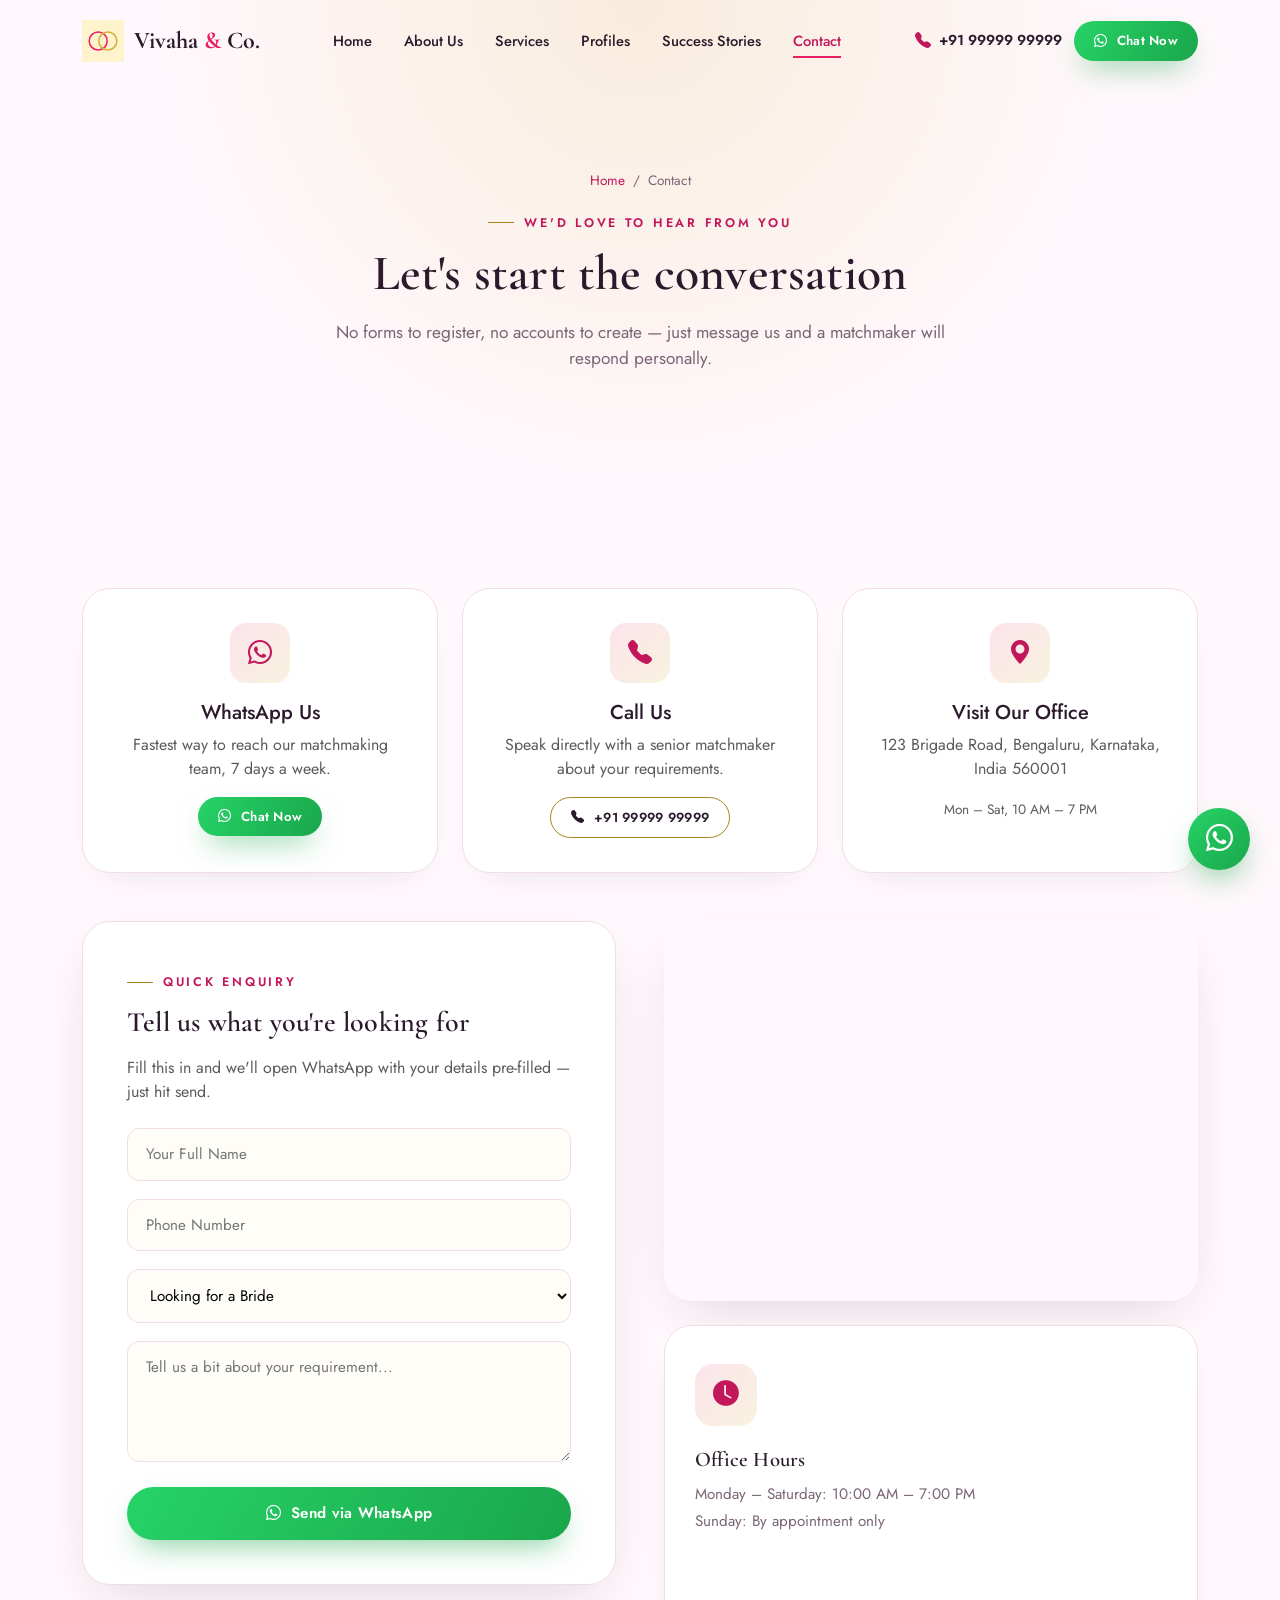
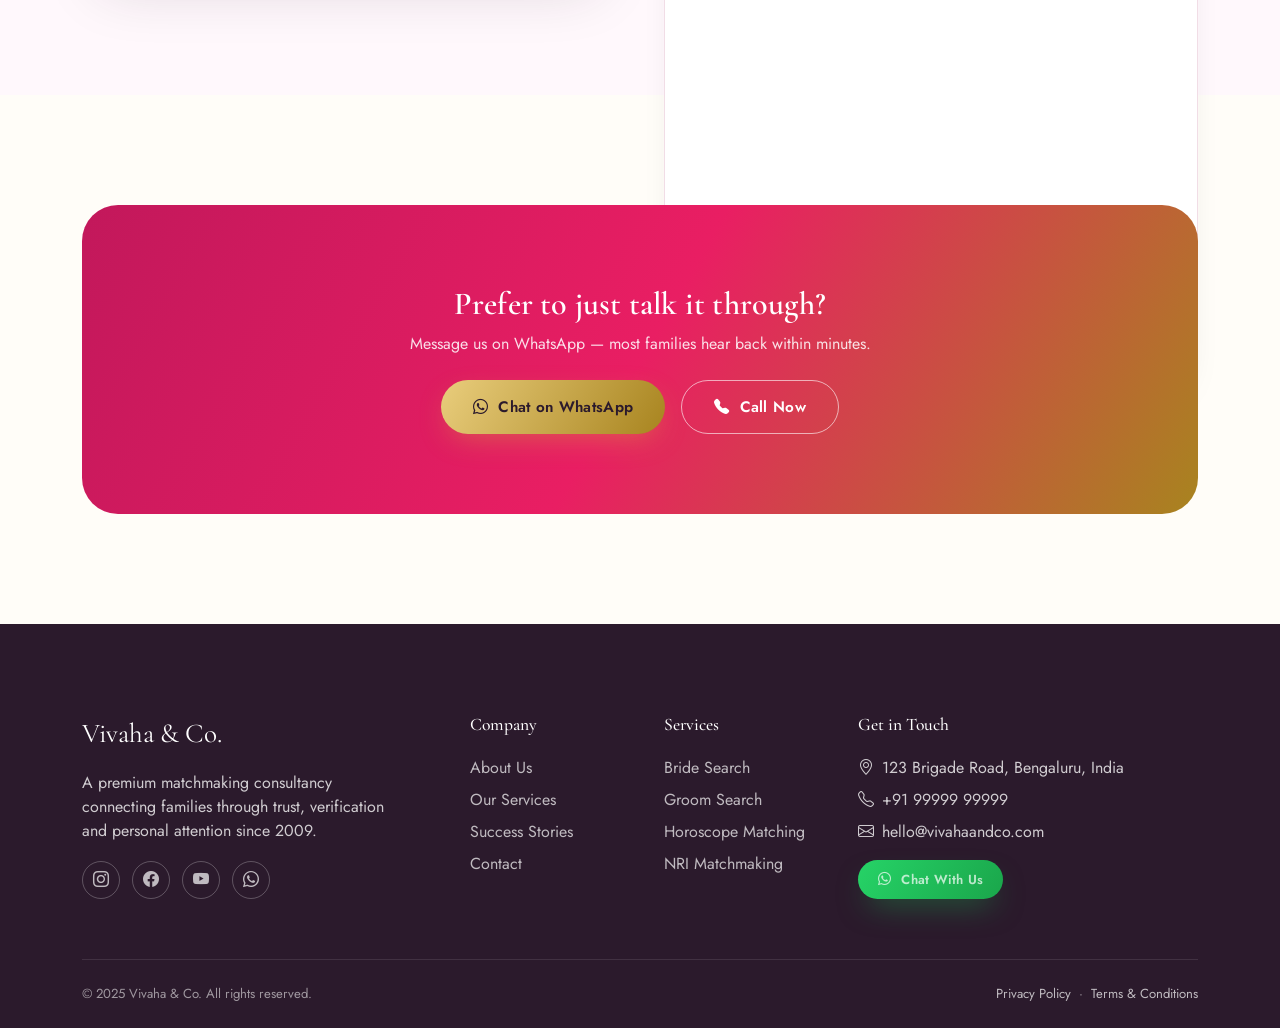
<file: contact.html>
<!DOCTYPE html>
<html lang="en">
<head>
<meta charset="UTF-8">
<meta name="viewport" content="width=device-width, initial-scale=1.0">
<title>Contact Us | Vivaha & Co. — Talk to a Matchmaker</title>
<meta name="description" content="Get in touch with Vivaha & Co. on WhatsApp or call us directly. No registration, no login — just a conversation with a real matchmaker.">
<link rel="canonical" href="https://www.vivahaandco.com/contact.html">
<link rel="icon" href="data:image/svg+xml,<svg xmlns=%22http://www.w3.org/2000/svg%22 viewBox=%220 0 100 100%22><text y=%22.9em%22 font-size=%2290%22>💍</text></svg>">
<link rel="preconnect" href="https://fonts.googleapis.com">
<link href="https://fonts.googleapis.com/css2?family=Cormorant+Garamond:ital,wght@0,500;0,600;0,700;1,500&family=Jost:wght@300;400;500;600;700&display=swap" rel="stylesheet">
<link href="https://cdn.jsdelivr.net/npm/bootstrap@5.3.3/dist/css/bootstrap.min.css" rel="stylesheet">
<link rel="stylesheet" href="https://cdn.jsdelivr.net/npm/bootstrap-icons@1.11.3/font/bootstrap-icons.css">
<link href="https://cdn.jsdelivr.net/npm/aos@2.3.4/dist/aos.css" rel="stylesheet">
<link rel="stylesheet" href="style.css">
<link rel="stylesheet" href="responsive.css">
</head>
<body>

<header class="site-header">
  <div class="container d-flex align-items-center justify-content-between">
    <a href="index.html" class="brand">
      <svg class="mark" viewBox="0 0 60 60" fill="none" xmlns="http://www.w3.org/2000/svg">
        <circle cx="22" cy="30" r="15" stroke="#E91E63" stroke-width="2.5"/>
        <circle cx="38" cy="30" r="15" stroke="#D4AF37" stroke-width="2.5"/>
      </svg>
      <span class="brand-name">Vivaha <span>&amp;</span> Co.</span>
    </a>
    <nav class="nav-links">
      <a href="index.html">Home</a>
      <a href="about.html">About Us</a>
      <a href="services.html">Services</a>
      <a href="index.html#profiles">Profiles</a>
      <a href="index.html#stories">Success Stories</a>
      <a href="contact.html" class="active">Contact</a>
    </nav>
    <div class="header-cta">
      <a href="tel:+919999999999" class="d-none d-md-flex align-items-center gap-2 btn-call-text">
        <i class="bi bi-telephone-fill" style="color:#C2185B;"></i>
        <span style="font-size:.9rem;font-weight:600;">+91 99999 99999</span>
      </a>
      <a href="#" class="btn btn-whatsapp btn-sm js-whatsapp d-none d-sm-inline-flex" data-wa-msg="Hello! I'd like to know more about your matchmaking services."><i class="bi bi-whatsapp"></i> Chat Now</a>
      <button type="button" class="navbar-toggler-custom js-open-mobile-nav d-lg-none" aria-label="Open menu"><span><i class="bi bi-list"></i></span></button>
    </div>
  </div>
</header>

<div class="mobile-nav">
  <button type="button" class="mobile-nav-close js-close-mobile-nav" aria-label="Close menu"><i class="bi bi-x-lg"></i></button>
  <a href="index.html">Home</a>
  <a href="about.html">About Us</a>
  <a href="services.html">Services</a>
  <a href="index.html#profiles">Profiles</a>
  <a href="index.html#stories">Success Stories</a>
  <a href="contact.html">Contact</a>
  <a href="#" class="js-whatsapp mt-4" data-wa-msg="Hello!"><i class="bi bi-whatsapp"></i> Chat on WhatsApp</a>
</div>

<section class="page-hero">
  <div class="container">
    <div class="d-flex breadcrumb-row gap-2 mb-3"><a href="index.html">Home</a><span>/</span><span>Contact</span></div>
    <span class="eyebrow" style="justify-content:center;">We'd Love to Hear From You</span>
    <h1 class="section-title mx-auto" style="max-width:760px;">Let's start the conversation</h1>
    <p class="section-sub mx-auto">No forms to register, no accounts to create — just message us and a matchmaker will respond personally.</p>
  </div>
</section>

<section class="section-pad bg-blush">
  <div class="container">
    <div class="row g-4 mb-5">
      <div class="col-md-4" data-aos="fade-up">
        <div class="contact-card">
          <div class="ico-wrap"><i class="bi bi-whatsapp"></i></div>
          <h5>WhatsApp Us</h5>
          <p class="text-muted mb-3">Fastest way to reach our matchmaking team, 7 days a week.</p>
          <a href="#" class="btn btn-whatsapp btn-sm js-whatsapp" data-wa-msg="Hello! I'd like to know more about your matchmaking services."><i class="bi bi-whatsapp"></i> Chat Now</a>
        </div>
      </div>
      <div class="col-md-4" data-aos="fade-up" data-aos-delay="100">
        <div class="contact-card">
          <div class="ico-wrap"><i class="bi bi-telephone-fill"></i></div>
          <h5>Call Us</h5>
          <p class="text-muted mb-3">Speak directly with a senior matchmaker about your requirements.</p>
          <a href="#" class="btn btn-call btn-sm js-call"><i class="bi bi-telephone-fill"></i> +91 99999 99999</a>
        </div>
      </div>
      <div class="col-md-4" data-aos="fade-up" data-aos-delay="200">
        <div class="contact-card">
          <div class="ico-wrap"><i class="bi bi-geo-alt-fill"></i></div>
          <h5>Visit Our Office</h5>
          <p class="text-muted mb-3">123 Brigade Road, Bengaluru, Karnataka, India 560001</p>
          <span class="text-muted" style="font-size:.85rem;">Mon – Sat, 10 AM – 7 PM</span>
        </div>
      </div>
    </div>

    <div class="row g-5">
      <div class="col-lg-6" data-aos="fade-up">
        <div class="contact-form-wrap">
          <span class="eyebrow">Quick Enquiry</span>
          <h3 class="mb-3">Tell us what you're looking for</h3>
          <p class="text-muted mb-4">Fill this in and we'll open WhatsApp with your details pre-filled — just hit send.</p>
          <form class="js-contact-form">
            <input type="text" name="name" class="form-control-luxury" placeholder="Your Full Name" required>
            <input type="tel" name="phone" class="form-control-luxury" placeholder="Phone Number" required>
            <select name="looking" class="form-control-luxury">
              <option>Looking for a Bride</option>
              <option>Looking for a Groom</option>
              <option>General Enquiry</option>
              <option>NRI Matchmaking</option>
            </select>
            <textarea name="message" class="form-control-luxury" rows="4" placeholder="Tell us a bit about your requirement..."></textarea>
            <button type="submit" class="btn btn-whatsapp w-100 justify-content-center"><i class="bi bi-whatsapp"></i> Send via WhatsApp</button>
          </form>
        </div>
      </div>
      <div class="col-lg-6" data-aos="fade-up" data-aos-delay="100">
        <div class="map-wrap mb-4">
          <iframe src="https://www.google.com/maps?q=Brigade%20Road%20Bengaluru&output=embed" loading="lazy" referrerpolicy="no-referrer-when-downgrade" title="Vivaha & Co. office location"></iframe>
        </div>
        <div class="feature-card">
          <div class="ico-wrap"><i class="bi bi-clock-fill"></i></div>
          <h4>Office Hours</h4>
          <p class="mb-1">Monday – Saturday: 10:00 AM – 7:00 PM</p>
          <p class="mb-0">Sunday: By appointment only</p>
        </div>
      </div>
    </div>
  </div>
</section>

<section class="section-pad bg-cream">
  <div class="container">
    <div class="cta-band" data-aos="zoom-in">
      <h2>Prefer to just talk it through?</h2>
      <p class="mb-4">Message us on WhatsApp — most families hear back within minutes.</p>
      <div class="d-flex justify-content-center gap-3 flex-wrap">
        <a href="#" class="btn btn-gold js-whatsapp" data-wa-msg="Hello! I'd like to speak with a matchmaker."><i class="bi bi-whatsapp"></i> Chat on WhatsApp</a>
        <a href="#" class="btn btn-call js-call" style="border-color:rgba(255,255,255,.6);color:#fff;"><i class="bi bi-telephone-fill"></i> Call Now</a>
      </div>
    </div>
  </div>
</section>

<footer class="site-footer">
  <div class="container">
    <div class="row g-5">
      <div class="col-lg-4">
        <span class="footer-brand-name">Vivaha &amp; Co.</span>
        <p class="mt-3" style="max-width:320px;">A premium matchmaking consultancy connecting families through trust, verification and personal attention since 2009.</p>
        <div class="social-row">
          <a href="#"><i class="bi bi-instagram"></i></a>
          <a href="#"><i class="bi bi-facebook"></i></a>
          <a href="#"><i class="bi bi-youtube"></i></a>
          <a href="#" class="js-whatsapp" data-wa-msg="Hello!"><i class="bi bi-whatsapp"></i></a>
        </div>
      </div>
      <div class="col-lg-2 col-6">
        <h6>Company</h6>
        <ul class="d-flex flex-column gap-2">
          <li><a href="about.html">About Us</a></li>
          <li><a href="services.html">Our Services</a></li>
          <li><a href="index.html#stories">Success Stories</a></li>
          <li><a href="contact.html">Contact</a></li>
        </ul>
      </div>
      <div class="col-lg-2 col-6">
        <h6>Services</h6>
        <ul class="d-flex flex-column gap-2">
          <li><a href="services.html">Bride Search</a></li>
          <li><a href="services.html">Groom Search</a></li>
          <li><a href="services.html">Horoscope Matching</a></li>
          <li><a href="services.html">NRI Matchmaking</a></li>
        </ul>
      </div>
      <div class="col-lg-4">
        <h6>Get in Touch</h6>
        <ul class="d-flex flex-column gap-2">
          <li><i class="bi bi-geo-alt me-2"></i>123 Brigade Road, Bengaluru, India</li>
          <li><i class="bi bi-telephone me-2"></i>+91 99999 99999</li>
          <li><i class="bi bi-envelope me-2"></i>hello@vivahaandco.com</li>
        </ul>
        <a href="#" class="btn btn-whatsapp btn-sm mt-3 js-whatsapp" data-wa-msg="Hello!"><i class="bi bi-whatsapp"></i> Chat With Us</a>
      </div>
    </div>
    <div class="footer-bottom d-flex flex-wrap justify-content-between gap-2">
      <span>&copy; 2025 Vivaha &amp; Co. All rights reserved.</span>
      <span><a href="privacy.html">Privacy Policy</a> &nbsp;&middot;&nbsp; <a href="terms.html">Terms &amp; Conditions</a></span>
    </div>
  </div>
</footer>

<div class="sticky-mobile-cta">
  <a href="#" class="btn btn-whatsapp js-whatsapp" data-wa-msg="Hello! I'd like to know more about your matchmaking services."><i class="bi bi-whatsapp"></i> WhatsApp</a>
  <a href="#" class="btn btn-call js-call"><i class="bi bi-telephone-fill"></i> Call Now</a>
</div>
<a href="#" class="fab-whatsapp js-whatsapp d-none d-md-flex" data-wa-msg="Hello!" aria-label="Chat on WhatsApp"><i class="bi bi-whatsapp"></i></a>
<button class="scroll-top-btn" aria-label="Scroll to top"><i class="bi bi-arrow-up"></i></button>

<script src="https://cdn.jsdelivr.net/npm/bootstrap@5.3.3/dist/js/bootstrap.bundle.min.js"></script>
<script src="https://cdn.jsdelivr.net/npm/aos@2.3.4/dist/aos.js"></script>
<script src="https://cdn.jsdelivr.net/npm/swiper@11/swiper-bundle.min.js"></script>
<script src="https://cdn.jsdelivr.net/npm/gsap@3.12.5/dist/gsap.min.js"></script>
<script src="script.js"></script>
</body>
</html>
</file>
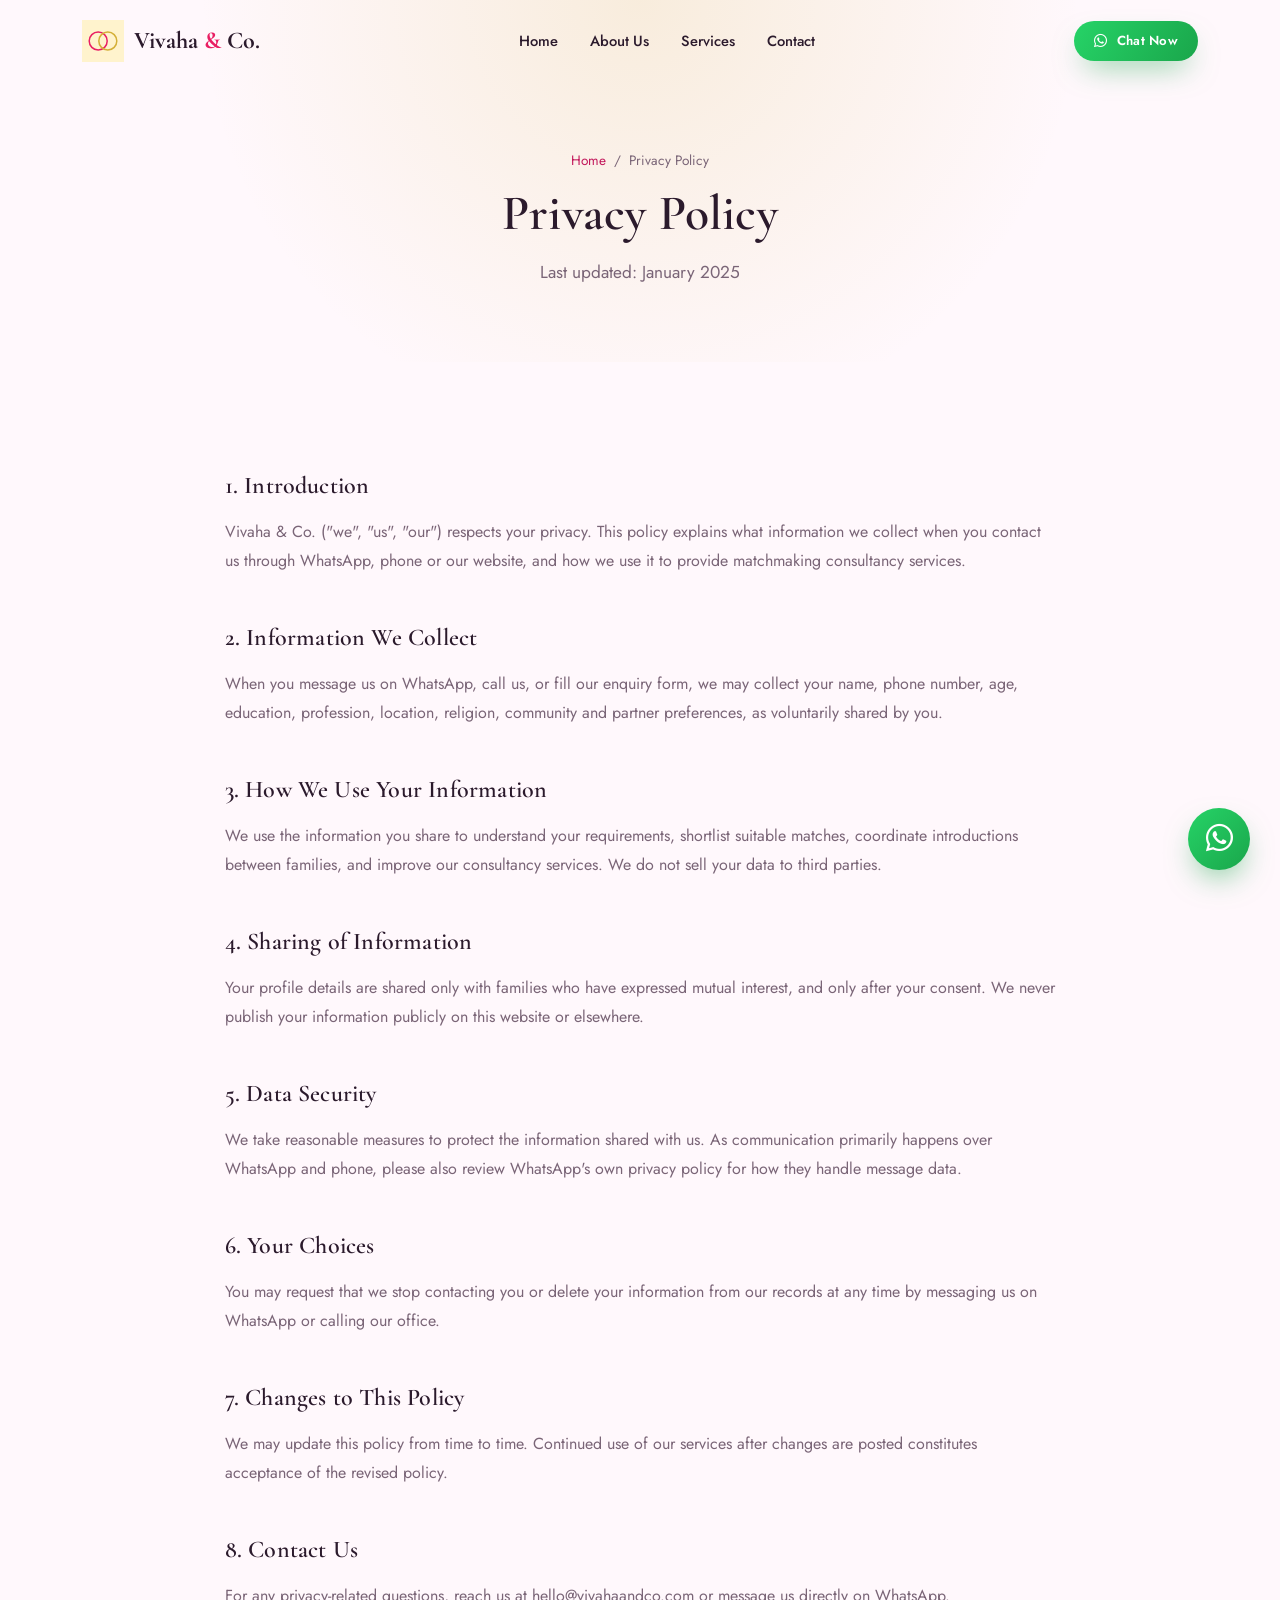
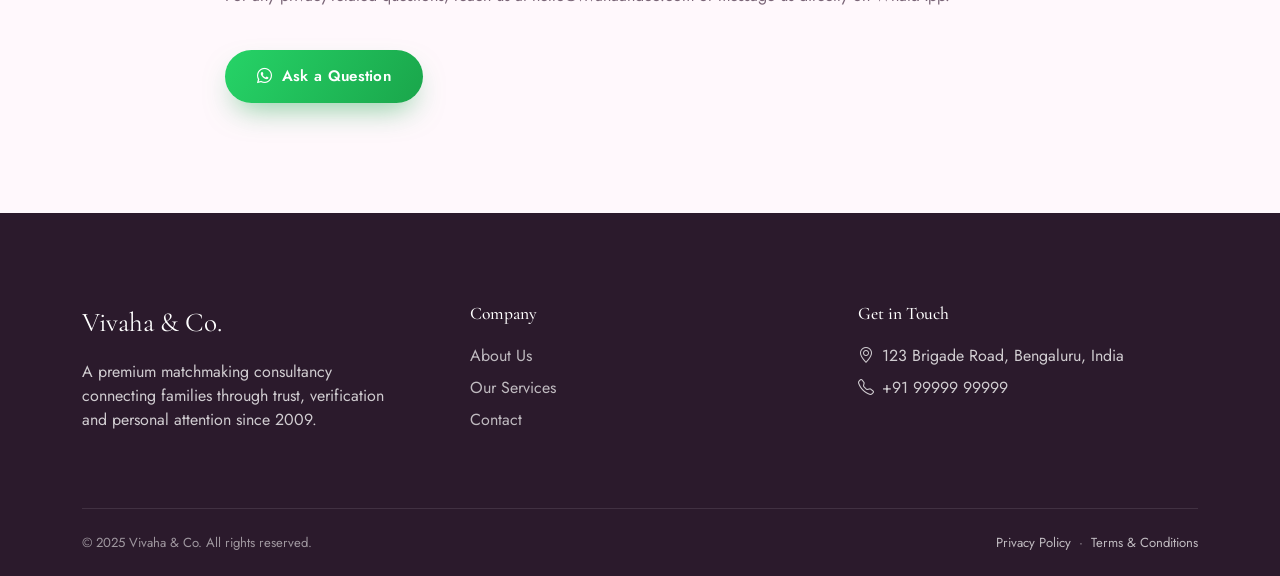
<file: privacy.html>
<!DOCTYPE html>
<html lang="en">
<head>
<meta charset="UTF-8">
<meta name="viewport" content="width=device-width, initial-scale=1.0">
<title>Privacy Policy | Vivaha & Co.</title>
<meta name="description" content="Read Vivaha & Co.'s privacy policy on how we collect, use and protect your information.">
<link rel="canonical" href="https://www.vivahaandco.com/privacy.html">
<link rel="icon" href="data:image/svg+xml,<svg xmlns=%22http://www.w3.org/2000/svg%22 viewBox=%220 0 100 100%22><text y=%22.9em%22 font-size=%2290%22>💍</text></svg>">
<link rel="preconnect" href="https://fonts.googleapis.com">
<link href="https://fonts.googleapis.com/css2?family=Cormorant+Garamond:ital,wght@0,500;0,600;0,700;1,500&family=Jost:wght@300;400;500;600;700&display=swap" rel="stylesheet">
<link href="https://cdn.jsdelivr.net/npm/bootstrap@5.3.3/dist/css/bootstrap.min.css" rel="stylesheet">
<link rel="stylesheet" href="https://cdn.jsdelivr.net/npm/bootstrap-icons@1.11.3/font/bootstrap-icons.css">
<link rel="stylesheet" href="style.css">
<link rel="stylesheet" href="responsive.css">
</head>
<body>

<header class="site-header">
  <div class="container d-flex align-items-center justify-content-between">
    <a href="index.html" class="brand">
      <svg class="mark" viewBox="0 0 60 60" fill="none" xmlns="http://www.w3.org/2000/svg">
        <circle cx="22" cy="30" r="15" stroke="#E91E63" stroke-width="2.5"/>
        <circle cx="38" cy="30" r="15" stroke="#D4AF37" stroke-width="2.5"/>
      </svg>
      <span class="brand-name">Vivaha <span>&amp;</span> Co.</span>
    </a>
    <nav class="nav-links">
      <a href="index.html">Home</a>
      <a href="about.html">About Us</a>
      <a href="services.html">Services</a>
      <a href="contact.html">Contact</a>
    </nav>
    <div class="header-cta">
      <a href="#" class="btn btn-whatsapp btn-sm js-whatsapp d-none d-sm-inline-flex" data-wa-msg="Hello!"><i class="bi bi-whatsapp"></i> Chat Now</a>
      <button type="button" class="navbar-toggler-custom js-open-mobile-nav d-lg-none" aria-label="Open menu"><span><i class="bi bi-list"></i></span></button>
    </div>
  </div>
</header>

<div class="mobile-nav">
  <button type="button" class="mobile-nav-close js-close-mobile-nav" aria-label="Close menu"><i class="bi bi-x-lg"></i></button>
  <a href="index.html">Home</a>
  <a href="about.html">About Us</a>
  <a href="services.html">Services</a>
  <a href="contact.html">Contact</a>
  <a href="#" class="js-whatsapp mt-4" data-wa-msg="Hello!"><i class="bi bi-whatsapp"></i> Chat on WhatsApp</a>
</div>

<section class="page-hero" style="padding:150px 0 60px;">
  <div class="container">
    <div class="d-flex breadcrumb-row gap-2 mb-3"><a href="index.html">Home</a><span>/</span><span>Privacy Policy</span></div>
    <h1 class="section-title mx-auto" style="max-width:760px;">Privacy Policy</h1>
    <p class="section-sub mx-auto">Last updated: January 2025</p>
  </div>
</section>

<section class="section-pad bg-blush">
  <div class="container">
    <div class="row justify-content-center">
      <div class="col-lg-9" style="color:var(--ink-soft);font-size:1rem;line-height:1.85;" data-aos="fade-up">

        <h4 class="font-display mb-3" style="color:var(--ink);">1. Introduction</h4>
        <p>Vivaha &amp; Co. ("we", "us", "our") respects your privacy. This policy explains what information we collect when you contact us through WhatsApp, phone or our website, and how we use it to provide matchmaking consultancy services.</p>

        <h4 class="font-display mb-3 mt-5" style="color:var(--ink);">2. Information We Collect</h4>
        <p>When you message us on WhatsApp, call us, or fill our enquiry form, we may collect your name, phone number, age, education, profession, location, religion, community and partner preferences, as voluntarily shared by you.</p>

        <h4 class="font-display mb-3 mt-5" style="color:var(--ink);">3. How We Use Your Information</h4>
        <p>We use the information you share to understand your requirements, shortlist suitable matches, coordinate introductions between families, and improve our consultancy services. We do not sell your data to third parties.</p>

        <h4 class="font-display mb-3 mt-5" style="color:var(--ink);">4. Sharing of Information</h4>
        <p>Your profile details are shared only with families who have expressed mutual interest, and only after your consent. We never publish your information publicly on this website or elsewhere.</p>

        <h4 class="font-display mb-3 mt-5" style="color:var(--ink);">5. Data Security</h4>
        <p>We take reasonable measures to protect the information shared with us. As communication primarily happens over WhatsApp and phone, please also review WhatsApp's own privacy policy for how they handle message data.</p>

        <h4 class="font-display mb-3 mt-5" style="color:var(--ink);">6. Your Choices</h4>
        <p>You may request that we stop contacting you or delete your information from our records at any time by messaging us on WhatsApp or calling our office.</p>

        <h4 class="font-display mb-3 mt-5" style="color:var(--ink);">7. Changes to This Policy</h4>
        <p>We may update this policy from time to time. Continued use of our services after changes are posted constitutes acceptance of the revised policy.</p>

        <h4 class="font-display mb-3 mt-5" style="color:var(--ink);">8. Contact Us</h4>
        <p>For any privacy-related questions, reach us at hello@vivahaandco.com or message us directly on WhatsApp.</p>

        <a href="#" class="btn btn-whatsapp mt-4 js-whatsapp" data-wa-msg="Hi, I have a question about your Privacy Policy."><i class="bi bi-whatsapp"></i> Ask a Question</a>
      </div>
    </div>
  </div>
</section>

<footer class="site-footer">
  <div class="container">
    <div class="row g-5">
      <div class="col-lg-4">
        <span class="footer-brand-name">Vivaha &amp; Co.</span>
        <p class="mt-3" style="max-width:320px;">A premium matchmaking consultancy connecting families through trust, verification and personal attention since 2009.</p>
      </div>
      <div class="col-lg-4">
        <h6>Company</h6>
        <ul class="d-flex flex-column gap-2">
          <li><a href="about.html">About Us</a></li>
          <li><a href="services.html">Our Services</a></li>
          <li><a href="contact.html">Contact</a></li>
        </ul>
      </div>
      <div class="col-lg-4">
        <h6>Get in Touch</h6>
        <ul class="d-flex flex-column gap-2">
          <li><i class="bi bi-geo-alt me-2"></i>123 Brigade Road, Bengaluru, India</li>
          <li><i class="bi bi-telephone me-2"></i>+91 99999 99999</li>
        </ul>
      </div>
    </div>
    <div class="footer-bottom d-flex flex-wrap justify-content-between gap-2">
      <span>&copy; 2025 Vivaha &amp; Co. All rights reserved.</span>
      <span><a href="privacy.html">Privacy Policy</a> &nbsp;&middot;&nbsp; <a href="terms.html">Terms &amp; Conditions</a></span>
    </div>
  </div>
</footer>

<div class="sticky-mobile-cta">
  <a href="#" class="btn btn-whatsapp js-whatsapp" data-wa-msg="Hello!"><i class="bi bi-whatsapp"></i> WhatsApp</a>
  <a href="#" class="btn btn-call js-call"><i class="bi bi-telephone-fill"></i> Call Now</a>
</div>
<a href="#" class="fab-whatsapp js-whatsapp d-none d-md-flex" data-wa-msg="Hello!" aria-label="Chat on WhatsApp"><i class="bi bi-whatsapp"></i></a>

<script src="https://cdn.jsdelivr.net/npm/bootstrap@5.3.3/dist/js/bootstrap.bundle.min.js"></script>
<script src="script.js"></script>
</body>
</html>
</file>
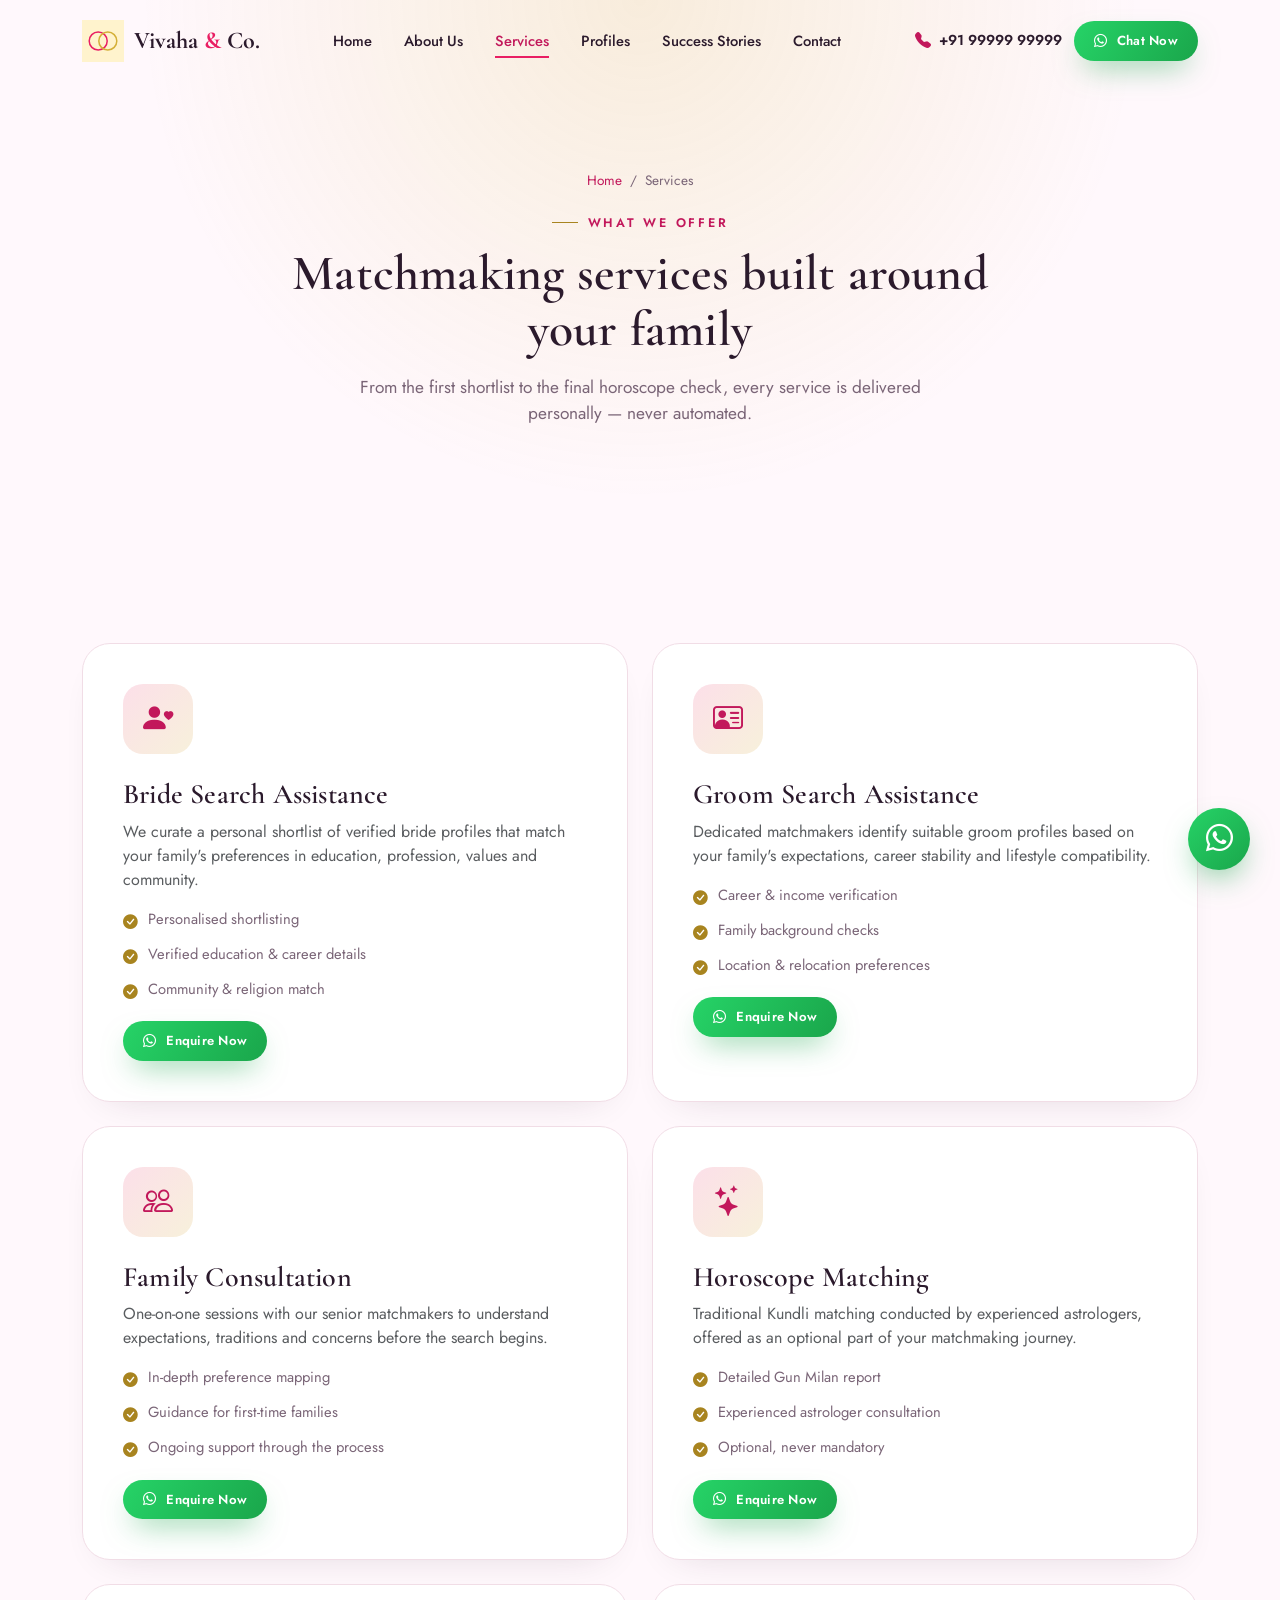
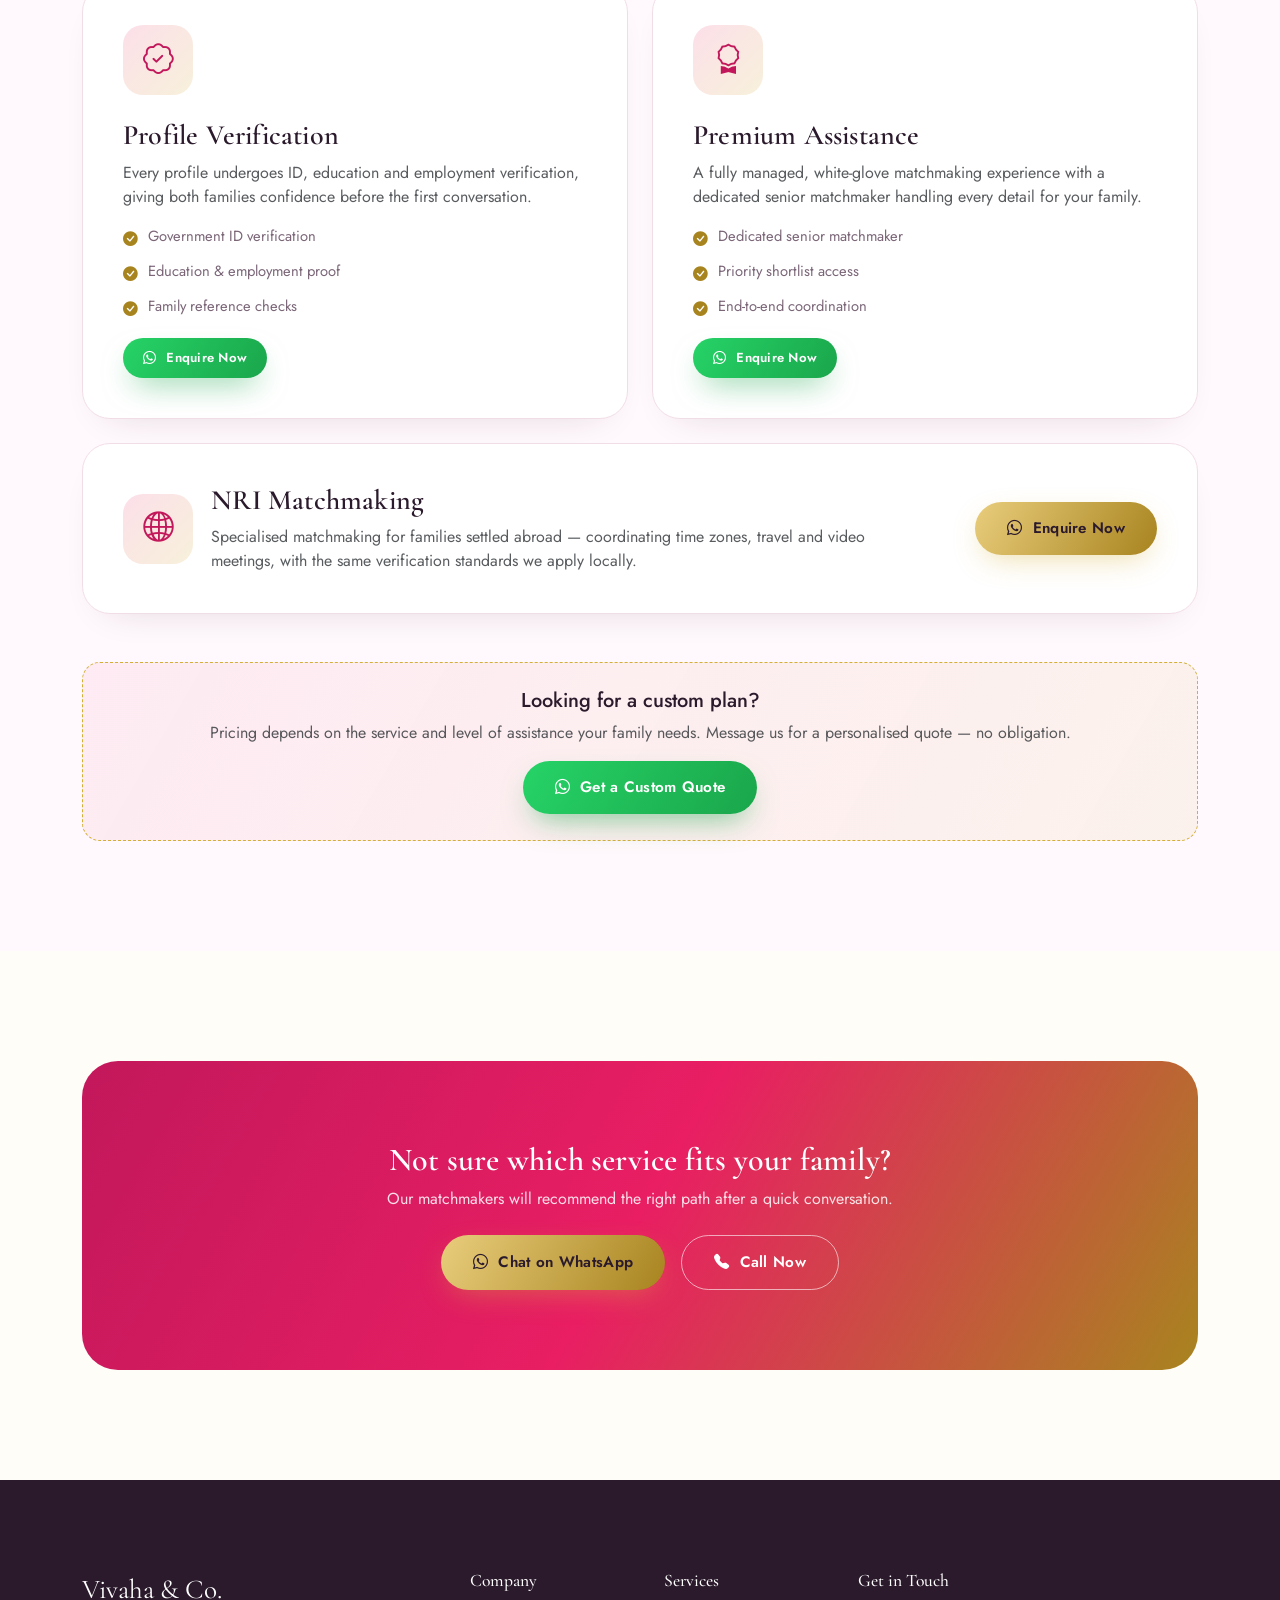
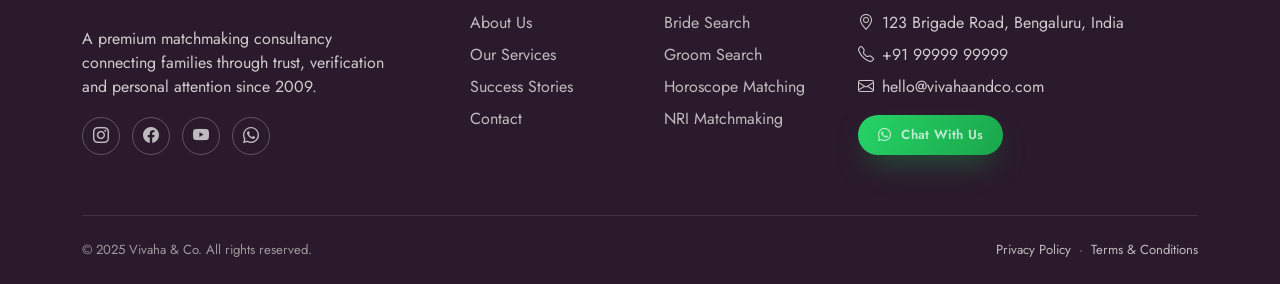
<file: services.html>
<!DOCTYPE html>
<html lang="en">
<head>
<meta charset="UTF-8">
<meta name="viewport" content="width=device-width, initial-scale=1.0">
<title>Our Services | Vivaha & Co. — Bride & Groom Matchmaking</title>
<meta name="description" content="Explore Vivaha & Co.'s matchmaking services — bride search, groom search, horoscope matching, profile verification, family consultation and NRI matchmaking.">
<link rel="canonical" href="https://www.vivahaandco.com/services.html">
<link rel="icon" href="data:image/svg+xml,<svg xmlns=%22http://www.w3.org/2000/svg%22 viewBox=%220 0 100 100%22><text y=%22.9em%22 font-size=%2290%22>💍</text></svg>">
<link rel="preconnect" href="https://fonts.googleapis.com">
<link href="https://fonts.googleapis.com/css2?family=Cormorant+Garamond:ital,wght@0,500;0,600;0,700;1,500&family=Jost:wght@300;400;500;600;700&display=swap" rel="stylesheet">
<link href="https://cdn.jsdelivr.net/npm/bootstrap@5.3.3/dist/css/bootstrap.min.css" rel="stylesheet">
<link rel="stylesheet" href="https://cdn.jsdelivr.net/npm/bootstrap-icons@1.11.3/font/bootstrap-icons.css">
<link href="https://cdn.jsdelivr.net/npm/aos@2.3.4/dist/aos.css" rel="stylesheet">
<link rel="stylesheet" href="style.css">
<link rel="stylesheet" href="responsive.css">
</head>
<body>

<header class="site-header">
  <div class="container d-flex align-items-center justify-content-between">
    <a href="index.html" class="brand">
      <svg class="mark" viewBox="0 0 60 60" fill="none" xmlns="http://www.w3.org/2000/svg">
        <circle cx="22" cy="30" r="15" stroke="#E91E63" stroke-width="2.5"/>
        <circle cx="38" cy="30" r="15" stroke="#D4AF37" stroke-width="2.5"/>
      </svg>
      <span class="brand-name">Vivaha <span>&amp;</span> Co.</span>
    </a>
    <nav class="nav-links">
      <a href="index.html">Home</a>
      <a href="about.html">About Us</a>
      <a href="services.html" class="active">Services</a>
      <a href="index.html#profiles">Profiles</a>
      <a href="index.html#stories">Success Stories</a>
      <a href="contact.html">Contact</a>
    </nav>
    <div class="header-cta">
      <a href="tel:+919999999999" class="d-none d-md-flex align-items-center gap-2 btn-call-text">
        <i class="bi bi-telephone-fill" style="color:#C2185B;"></i>
        <span style="font-size:.9rem;font-weight:600;">+91 99999 99999</span>
      </a>
      <a href="#" class="btn btn-whatsapp btn-sm js-whatsapp d-none d-sm-inline-flex" data-wa-msg="Hello! I'd like to know more about your matchmaking services."><i class="bi bi-whatsapp"></i> Chat Now</a>
      <button type="button" class="navbar-toggler-custom js-open-mobile-nav d-lg-none" aria-label="Open menu"><span><i class="bi bi-list"></i></span></button>
    </div>
  </div>
</header>

<div class="mobile-nav">
  <button type="button" class="mobile-nav-close js-close-mobile-nav" aria-label="Close menu"><i class="bi bi-x-lg"></i></button>
  <a href="index.html">Home</a>
  <a href="about.html">About Us</a>
  <a href="services.html">Services</a>
  <a href="index.html#profiles">Profiles</a>
  <a href="index.html#stories">Success Stories</a>
  <a href="contact.html">Contact</a>
  <a href="#" class="js-whatsapp mt-4" data-wa-msg="Hello!"><i class="bi bi-whatsapp"></i> Chat on WhatsApp</a>
</div>

<section class="page-hero">
  <div class="container">
    <div class="d-flex breadcrumb-row gap-2 mb-3"><a href="index.html">Home</a><span>/</span><span>Services</span></div>
    <span class="eyebrow" style="justify-content:center;">What We Offer</span>
    <h1 class="section-title mx-auto" style="max-width:760px;">Matchmaking services built around your family</h1>
    <p class="section-sub mx-auto">From the first shortlist to the final horoscope check, every service is delivered personally — never automated.</p>
  </div>
</section>

<section class="section-pad bg-blush">
  <div class="container">
    <div class="row g-4">

      <div class="col-md-6" data-aos="fade-up">
        <div class="service-detail-card h-100">
          <div class="ico-big"><i class="bi bi-person-heart"></i></div>
          <h3 class="mb-2">Bride Search Assistance</h3>
          <p class="text-muted mb-3">We curate a personal shortlist of verified bride profiles that match your family's preferences in education, profession, values and community.</p>
          <ul class="check-list">
            <li><i class="bi bi-check-circle-fill"></i> Personalised shortlisting</li>
            <li><i class="bi bi-check-circle-fill"></i> Verified education &amp; career details</li>
            <li><i class="bi bi-check-circle-fill"></i> Community &amp; religion match</li>
          </ul>
          <a href="#" class="btn btn-whatsapp btn-sm mt-2 js-whatsapp" data-wa-msg="Hi, I'm interested in Bride Search Assistance. Please share more details."><i class="bi bi-whatsapp"></i> Enquire Now</a>
        </div>
      </div>

      <div class="col-md-6" data-aos="fade-up" data-aos-delay="100">
        <div class="service-detail-card h-100">
          <div class="ico-big"><i class="bi bi-person-vcard"></i></div>
          <h3 class="mb-2">Groom Search Assistance</h3>
          <p class="text-muted mb-3">Dedicated matchmakers identify suitable groom profiles based on your family's expectations, career stability and lifestyle compatibility.</p>
          <ul class="check-list">
            <li><i class="bi bi-check-circle-fill"></i> Career &amp; income verification</li>
            <li><i class="bi bi-check-circle-fill"></i> Family background checks</li>
            <li><i class="bi bi-check-circle-fill"></i> Location &amp; relocation preferences</li>
          </ul>
          <a href="#" class="btn btn-whatsapp btn-sm mt-2 js-whatsapp" data-wa-msg="Hi, I'm interested in Groom Search Assistance. Please share more details."><i class="bi bi-whatsapp"></i> Enquire Now</a>
        </div>
      </div>

      <div class="col-md-6" data-aos="fade-up">
        <div class="service-detail-card h-100">
          <div class="ico-big"><i class="bi bi-people"></i></div>
          <h3 class="mb-2">Family Consultation</h3>
          <p class="text-muted mb-3">One-on-one sessions with our senior matchmakers to understand expectations, traditions and concerns before the search begins.</p>
          <ul class="check-list">
            <li><i class="bi bi-check-circle-fill"></i> In-depth preference mapping</li>
            <li><i class="bi bi-check-circle-fill"></i> Guidance for first-time families</li>
            <li><i class="bi bi-check-circle-fill"></i> Ongoing support through the process</li>
          </ul>
          <a href="#" class="btn btn-whatsapp btn-sm mt-2 js-whatsapp" data-wa-msg="Hi, I'd like to book a Family Consultation. Please share more details."><i class="bi bi-whatsapp"></i> Enquire Now</a>
        </div>
      </div>

      <div class="col-md-6" data-aos="fade-up" data-aos-delay="100">
        <div class="service-detail-card h-100">
          <div class="ico-big"><i class="bi bi-stars"></i></div>
          <h3 class="mb-2">Horoscope Matching</h3>
          <p class="text-muted mb-3">Traditional Kundli matching conducted by experienced astrologers, offered as an optional part of your matchmaking journey.</p>
          <ul class="check-list">
            <li><i class="bi bi-check-circle-fill"></i> Detailed Gun Milan report</li>
            <li><i class="bi bi-check-circle-fill"></i> Experienced astrologer consultation</li>
            <li><i class="bi bi-check-circle-fill"></i> Optional, never mandatory</li>
          </ul>
          <a href="#" class="btn btn-whatsapp btn-sm mt-2 js-whatsapp" data-wa-msg="Hi, I'm interested in Horoscope Matching. Please share more details."><i class="bi bi-whatsapp"></i> Enquire Now</a>
        </div>
      </div>

      <div class="col-md-6" data-aos="fade-up">
        <div class="service-detail-card h-100">
          <div class="ico-big"><i class="bi bi-patch-check"></i></div>
          <h3 class="mb-2">Profile Verification</h3>
          <p class="text-muted mb-3">Every profile undergoes ID, education and employment verification, giving both families confidence before the first conversation.</p>
          <ul class="check-list">
            <li><i class="bi bi-check-circle-fill"></i> Government ID verification</li>
            <li><i class="bi bi-check-circle-fill"></i> Education &amp; employment proof</li>
            <li><i class="bi bi-check-circle-fill"></i> Family reference checks</li>
          </ul>
          <a href="#" class="btn btn-whatsapp btn-sm mt-2 js-whatsapp" data-wa-msg="Hi, I'd like to know more about your Profile Verification process."><i class="bi bi-whatsapp"></i> Enquire Now</a>
        </div>
      </div>

      <div class="col-md-6" data-aos="fade-up" data-aos-delay="100">
        <div class="service-detail-card h-100">
          <div class="ico-big"><i class="bi bi-award"></i></div>
          <h3 class="mb-2">Premium Assistance</h3>
          <p class="text-muted mb-3">A fully managed, white-glove matchmaking experience with a dedicated senior matchmaker handling every detail for your family.</p>
          <ul class="check-list">
            <li><i class="bi bi-check-circle-fill"></i> Dedicated senior matchmaker</li>
            <li><i class="bi bi-check-circle-fill"></i> Priority shortlist access</li>
            <li><i class="bi bi-check-circle-fill"></i> End-to-end coordination</li>
          </ul>
          <a href="#" class="btn btn-whatsapp btn-sm mt-2 js-whatsapp" data-wa-msg="Hi, I'm interested in your Premium Assistance service."><i class="bi bi-whatsapp"></i> Enquire Now</a>
        </div>
      </div>

      <div class="col-12" data-aos="fade-up">
        <div class="service-detail-card">
          <div class="row align-items-center g-4">
            <div class="col-lg-1">
              <div class="ico-big mb-0"><i class="bi bi-globe2"></i></div>
            </div>
            <div class="col-lg-8">
              <h3 class="mb-2">NRI Matchmaking</h3>
              <p class="text-muted mb-0">Specialised matchmaking for families settled abroad — coordinating time zones, travel and video meetings, with the same verification standards we apply locally.</p>
            </div>
            <div class="col-lg-3 text-lg-end">
              <a href="#" class="btn btn-gold js-whatsapp" data-wa-msg="Hi, I'm an NRI family interested in your matchmaking services."><i class="bi bi-whatsapp"></i> Enquire Now</a>
            </div>
          </div>
        </div>
      </div>

    </div>

    <div class="pricing-note text-center mt-5" data-aos="fade-up">
      <h5 class="mb-2">Looking for a custom plan?</h5>
      <p class="text-muted mb-3">Pricing depends on the service and level of assistance your family needs. Message us for a personalised quote — no obligation.</p>
      <a href="#" class="btn btn-whatsapp js-whatsapp" data-wa-msg="Hi, I'd like a custom pricing quote for matchmaking services."><i class="bi bi-whatsapp"></i> Get a Custom Quote</a>
    </div>
  </div>
</section>

<section class="section-pad bg-cream">
  <div class="container">
    <div class="cta-band" data-aos="zoom-in">
      <h2>Not sure which service fits your family?</h2>
      <p class="mb-4">Our matchmakers will recommend the right path after a quick conversation.</p>
      <div class="d-flex justify-content-center gap-3 flex-wrap">
        <a href="#" class="btn btn-gold js-whatsapp" data-wa-msg="Hi, I'm not sure which service is right for my family. Can you guide me?"><i class="bi bi-whatsapp"></i> Chat on WhatsApp</a>
        <a href="#" class="btn btn-call js-call" style="border-color:rgba(255,255,255,.6);color:#fff;"><i class="bi bi-telephone-fill"></i> Call Now</a>
      </div>
    </div>
  </div>
</section>

<footer class="site-footer">
  <div class="container">
    <div class="row g-5">
      <div class="col-lg-4">
        <span class="footer-brand-name">Vivaha &amp; Co.</span>
        <p class="mt-3" style="max-width:320px;">A premium matchmaking consultancy connecting families through trust, verification and personal attention since 2009.</p>
        <div class="social-row">
          <a href="#"><i class="bi bi-instagram"></i></a>
          <a href="#"><i class="bi bi-facebook"></i></a>
          <a href="#"><i class="bi bi-youtube"></i></a>
          <a href="#" class="js-whatsapp" data-wa-msg="Hello!"><i class="bi bi-whatsapp"></i></a>
        </div>
      </div>
      <div class="col-lg-2 col-6">
        <h6>Company</h6>
        <ul class="d-flex flex-column gap-2">
          <li><a href="about.html">About Us</a></li>
          <li><a href="services.html">Our Services</a></li>
          <li><a href="index.html#stories">Success Stories</a></li>
          <li><a href="contact.html">Contact</a></li>
        </ul>
      </div>
      <div class="col-lg-2 col-6">
        <h6>Services</h6>
        <ul class="d-flex flex-column gap-2">
          <li><a href="services.html">Bride Search</a></li>
          <li><a href="services.html">Groom Search</a></li>
          <li><a href="services.html">Horoscope Matching</a></li>
          <li><a href="services.html">NRI Matchmaking</a></li>
        </ul>
      </div>
      <div class="col-lg-4">
        <h6>Get in Touch</h6>
        <ul class="d-flex flex-column gap-2">
          <li><i class="bi bi-geo-alt me-2"></i>123 Brigade Road, Bengaluru, India</li>
          <li><i class="bi bi-telephone me-2"></i>+91 99999 99999</li>
          <li><i class="bi bi-envelope me-2"></i>hello@vivahaandco.com</li>
        </ul>
        <a href="#" class="btn btn-whatsapp btn-sm mt-3 js-whatsapp" data-wa-msg="Hello!"><i class="bi bi-whatsapp"></i> Chat With Us</a>
      </div>
    </div>
    <div class="footer-bottom d-flex flex-wrap justify-content-between gap-2">
      <span>&copy; 2025 Vivaha &amp; Co. All rights reserved.</span>
      <span><a href="privacy.html">Privacy Policy</a> &nbsp;&middot;&nbsp; <a href="terms.html">Terms &amp; Conditions</a></span>
    </div>
  </div>
</footer>

<div class="sticky-mobile-cta">
  <a href="#" class="btn btn-whatsapp js-whatsapp" data-wa-msg="Hello! I'd like to know more about your matchmaking services."><i class="bi bi-whatsapp"></i> WhatsApp</a>
  <a href="#" class="btn btn-call js-call"><i class="bi bi-telephone-fill"></i> Call Now</a>
</div>
<a href="#" class="fab-whatsapp js-whatsapp d-none d-md-flex" data-wa-msg="Hello!" aria-label="Chat on WhatsApp"><i class="bi bi-whatsapp"></i></a>
<button class="scroll-top-btn" aria-label="Scroll to top"><i class="bi bi-arrow-up"></i></button>

<script src="https://cdn.jsdelivr.net/npm/bootstrap@5.3.3/dist/js/bootstrap.bundle.min.js"></script>
<script src="https://cdn.jsdelivr.net/npm/aos@2.3.4/dist/aos.js"></script>
<script src="https://cdn.jsdelivr.net/npm/swiper@11/swiper-bundle.min.js"></script>
<script src="https://cdn.jsdelivr.net/npm/gsap@3.12.5/dist/gsap.min.js"></script>
<script src="script.js"></script>
</body>
</html>
</file>
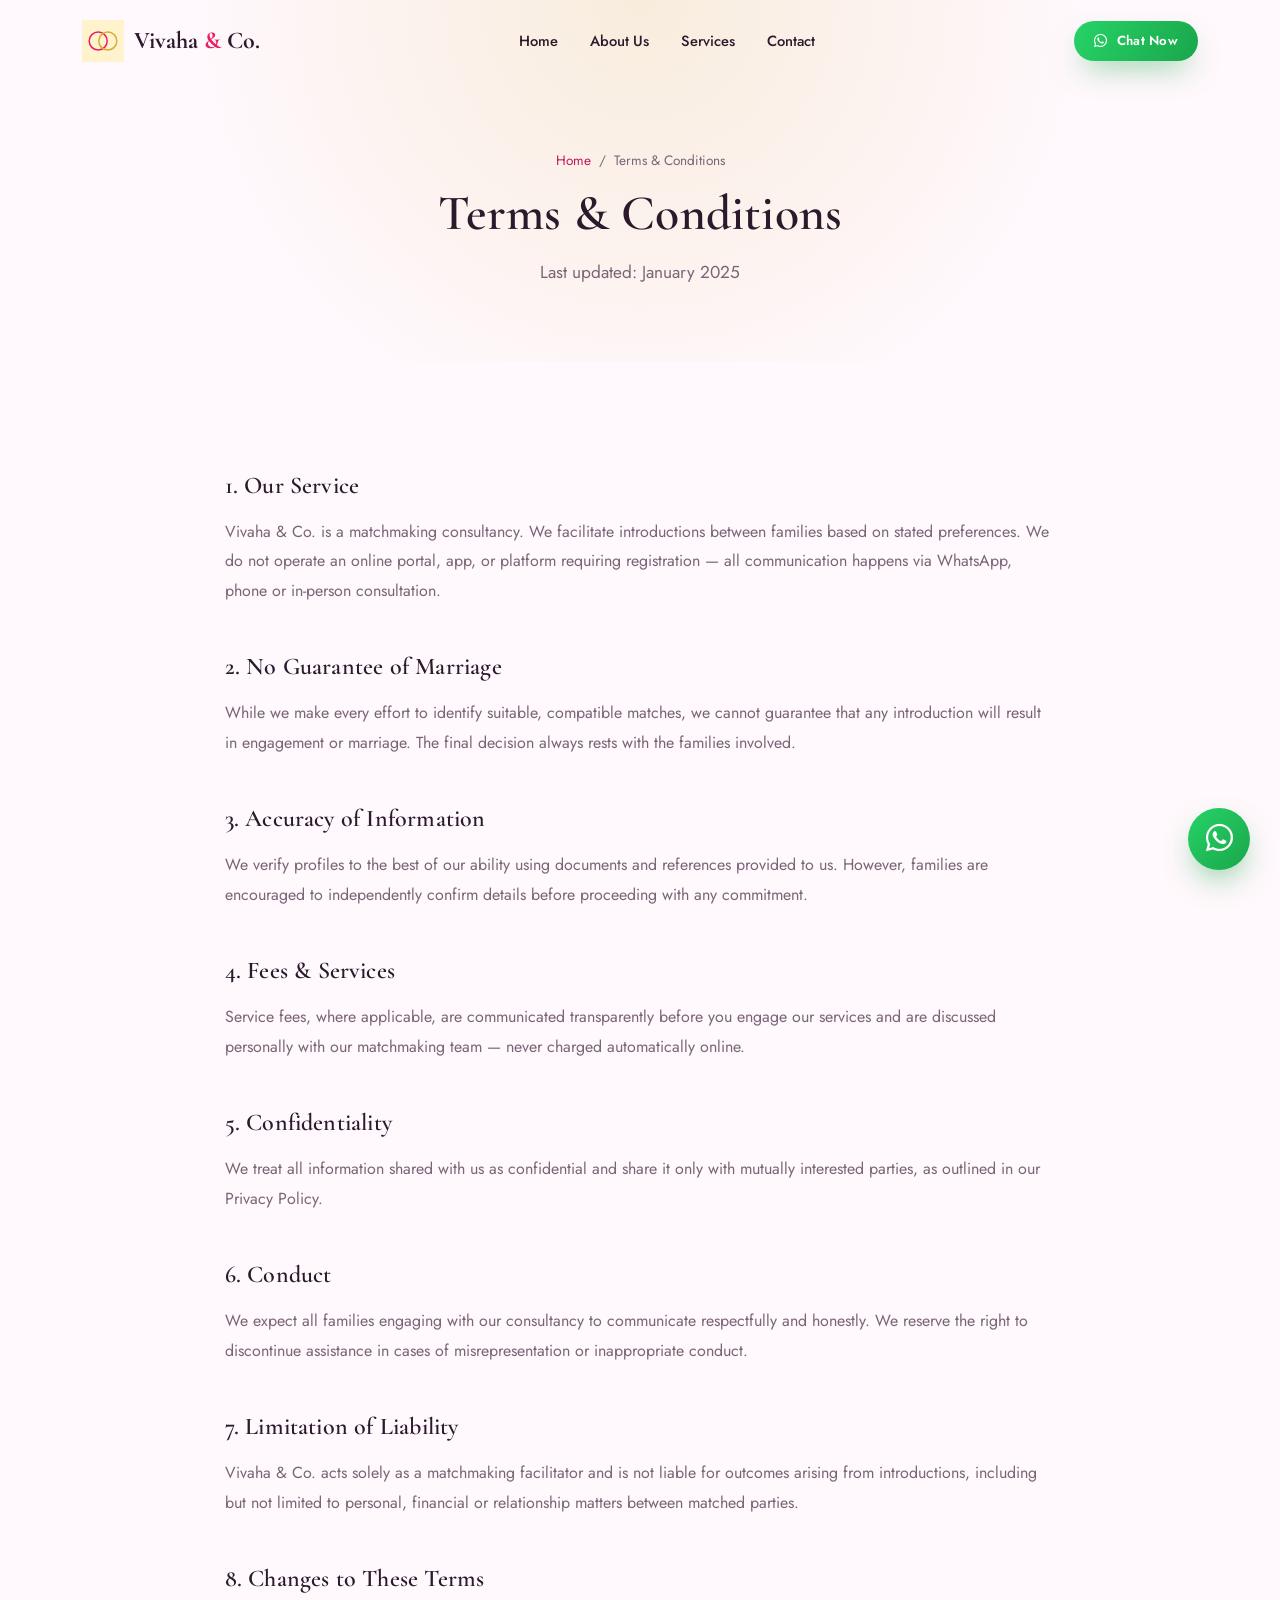
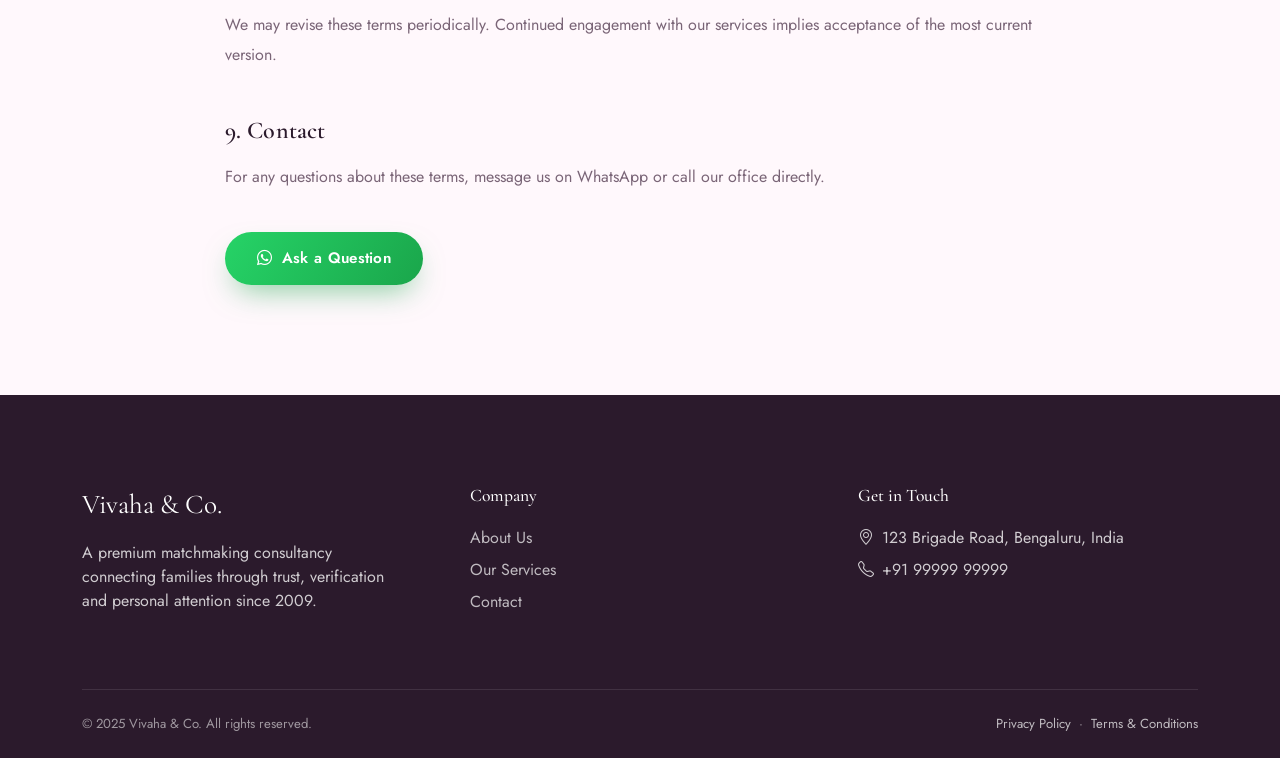
<file: terms.html>
<!DOCTYPE html>
<html lang="en">
<head>
<meta charset="UTF-8">
<meta name="viewport" content="width=device-width, initial-scale=1.0">
<title>Terms & Conditions | Vivaha & Co.</title>
<meta name="description" content="Read the Terms & Conditions for using Vivaha & Co.'s matchmaking consultancy services.">
<link rel="canonical" href="https://www.vivahaandco.com/terms.html">
<link rel="icon" href="data:image/svg+xml,<svg xmlns=%22http://www.w3.org/2000/svg%22 viewBox=%220 0 100 100%22><text y=%22.9em%22 font-size=%2290%22>💍</text></svg>">
<link rel="preconnect" href="https://fonts.googleapis.com">
<link href="https://fonts.googleapis.com/css2?family=Cormorant+Garamond:ital,wght@0,500;0,600;0,700;1,500&family=Jost:wght@300;400;500;600;700&display=swap" rel="stylesheet">
<link href="https://cdn.jsdelivr.net/npm/bootstrap@5.3.3/dist/css/bootstrap.min.css" rel="stylesheet">
<link rel="stylesheet" href="https://cdn.jsdelivr.net/npm/bootstrap-icons@1.11.3/font/bootstrap-icons.css">
<link rel="stylesheet" href="style.css">
<link rel="stylesheet" href="responsive.css">
</head>
<body>

<header class="site-header">
  <div class="container d-flex align-items-center justify-content-between">
    <a href="index.html" class="brand">
      <svg class="mark" viewBox="0 0 60 60" fill="none" xmlns="http://www.w3.org/2000/svg">
        <circle cx="22" cy="30" r="15" stroke="#E91E63" stroke-width="2.5"/>
        <circle cx="38" cy="30" r="15" stroke="#D4AF37" stroke-width="2.5"/>
      </svg>
      <span class="brand-name">Vivaha <span>&amp;</span> Co.</span>
    </a>
    <nav class="nav-links">
      <a href="index.html">Home</a>
      <a href="about.html">About Us</a>
      <a href="services.html">Services</a>
      <a href="contact.html">Contact</a>
    </nav>
    <div class="header-cta">
      <a href="#" class="btn btn-whatsapp btn-sm js-whatsapp d-none d-sm-inline-flex" data-wa-msg="Hello!"><i class="bi bi-whatsapp"></i> Chat Now</a>
      <button type="button" class="navbar-toggler-custom js-open-mobile-nav d-lg-none" aria-label="Open menu"><span><i class="bi bi-list"></i></span></button>
    </div>
  </div>
</header>

<div class="mobile-nav">
  <button type="button" class="mobile-nav-close js-close-mobile-nav" aria-label="Close menu"><i class="bi bi-x-lg"></i></button>
  <a href="index.html">Home</a>
  <a href="about.html">About Us</a>
  <a href="services.html">Services</a>
  <a href="contact.html">Contact</a>
  <a href="#" class="js-whatsapp mt-4" data-wa-msg="Hello!"><i class="bi bi-whatsapp"></i> Chat on WhatsApp</a>
</div>

<section class="page-hero" style="padding:150px 0 60px;">
  <div class="container">
    <div class="d-flex breadcrumb-row gap-2 mb-3"><a href="index.html">Home</a><span>/</span><span>Terms &amp; Conditions</span></div>
    <h1 class="section-title mx-auto" style="max-width:760px;">Terms &amp; Conditions</h1>
    <p class="section-sub mx-auto">Last updated: January 2025</p>
  </div>
</section>

<section class="section-pad bg-blush">
  <div class="container">
    <div class="row justify-content-center">
      <div class="col-lg-9" style="color:var(--ink-soft);font-size:1rem;line-height:1.85;" data-aos="fade-up">

        <h4 class="font-display mb-3" style="color:var(--ink);">1. Our Service</h4>
        <p>Vivaha &amp; Co. is a matchmaking consultancy. We facilitate introductions between families based on stated preferences. We do not operate an online portal, app, or platform requiring registration — all communication happens via WhatsApp, phone or in-person consultation.</p>

        <h4 class="font-display mb-3 mt-5" style="color:var(--ink);">2. No Guarantee of Marriage</h4>
        <p>While we make every effort to identify suitable, compatible matches, we cannot guarantee that any introduction will result in engagement or marriage. The final decision always rests with the families involved.</p>

        <h4 class="font-display mb-3 mt-5" style="color:var(--ink);">3. Accuracy of Information</h4>
        <p>We verify profiles to the best of our ability using documents and references provided to us. However, families are encouraged to independently confirm details before proceeding with any commitment.</p>

        <h4 class="font-display mb-3 mt-5" style="color:var(--ink);">4. Fees &amp; Services</h4>
        <p>Service fees, where applicable, are communicated transparently before you engage our services and are discussed personally with our matchmaking team — never charged automatically online.</p>

        <h4 class="font-display mb-3 mt-5" style="color:var(--ink);">5. Confidentiality</h4>
        <p>We treat all information shared with us as confidential and share it only with mutually interested parties, as outlined in our Privacy Policy.</p>

        <h4 class="font-display mb-3 mt-5" style="color:var(--ink);">6. Conduct</h4>
        <p>We expect all families engaging with our consultancy to communicate respectfully and honestly. We reserve the right to discontinue assistance in cases of misrepresentation or inappropriate conduct.</p>

        <h4 class="font-display mb-3 mt-5" style="color:var(--ink);">7. Limitation of Liability</h4>
        <p>Vivaha &amp; Co. acts solely as a matchmaking facilitator and is not liable for outcomes arising from introductions, including but not limited to personal, financial or relationship matters between matched parties.</p>

        <h4 class="font-display mb-3 mt-5" style="color:var(--ink);">8. Changes to These Terms</h4>
        <p>We may revise these terms periodically. Continued engagement with our services implies acceptance of the most current version.</p>

        <h4 class="font-display mb-3 mt-5" style="color:var(--ink);">9. Contact</h4>
        <p>For any questions about these terms, message us on WhatsApp or call our office directly.</p>

        <a href="#" class="btn btn-whatsapp mt-4 js-whatsapp" data-wa-msg="Hi, I have a question about your Terms & Conditions."><i class="bi bi-whatsapp"></i> Ask a Question</a>
      </div>
    </div>
  </div>
</section>

<footer class="site-footer">
  <div class="container">
    <div class="row g-5">
      <div class="col-lg-4">
        <span class="footer-brand-name">Vivaha &amp; Co.</span>
        <p class="mt-3" style="max-width:320px;">A premium matchmaking consultancy connecting families through trust, verification and personal attention since 2009.</p>
      </div>
      <div class="col-lg-4">
        <h6>Company</h6>
        <ul class="d-flex flex-column gap-2">
          <li><a href="about.html">About Us</a></li>
          <li><a href="services.html">Our Services</a></li>
          <li><a href="contact.html">Contact</a></li>
        </ul>
      </div>
      <div class="col-lg-4">
        <h6>Get in Touch</h6>
        <ul class="d-flex flex-column gap-2">
          <li><i class="bi bi-geo-alt me-2"></i>123 Brigade Road, Bengaluru, India</li>
          <li><i class="bi bi-telephone me-2"></i>+91 99999 99999</li>
        </ul>
      </div>
    </div>
    <div class="footer-bottom d-flex flex-wrap justify-content-between gap-2">
      <span>&copy; 2025 Vivaha &amp; Co. All rights reserved.</span>
      <span><a href="privacy.html">Privacy Policy</a> &nbsp;&middot;&nbsp; <a href="terms.html">Terms &amp; Conditions</a></span>
    </div>
  </div>
</footer>

<div class="sticky-mobile-cta">
  <a href="#" class="btn btn-whatsapp js-whatsapp" data-wa-msg="Hello!"><i class="bi bi-whatsapp"></i> WhatsApp</a>
  <a href="#" class="btn btn-call js-call"><i class="bi bi-telephone-fill"></i> Call Now</a>
</div>
<a href="#" class="fab-whatsapp js-whatsapp d-none d-md-flex" data-wa-msg="Hello!" aria-label="Chat on WhatsApp"><i class="bi bi-whatsapp"></i></a>

<script src="https://cdn.jsdelivr.net/npm/bootstrap@5.3.3/dist/js/bootstrap.bundle.min.js"></script>
<script src="script.js"></script>
</body>
</html>
</file>
<file: style.css>
/* ==========================================================================
   VIVAHA & CO. — Premium Matrimony Lead-Gen Website
   Core Stylesheet
   ========================================================================== */

/* ---------- Design Tokens ---------- */
:root{
  --primary:#E91E63;
  --primary-dark:#C2185B;
  --primary-light:#FF6FA3;
  --secondary:#D4AF37;
  --secondary-light:#E9CD7C;
  --secondary-dark:#A8841F;
  --white:#FFFFFF;
  --bg:#FFF8FC;
  --cream:#FFFDF8;
  --ink:#2B1A2C;
  --ink-soft:#7A6577;
  --line:#F1DDE6;
  --shadow-soft: 0 20px 60px -20px rgba(43,26,44,0.18);
  --shadow-gold: 0 10px 30px -8px rgba(212,175,55,0.45);
  --radius-lg: 28px;
  --radius-md: 18px;
  --radius-sm: 12px;
  --font-display:'Cormorant Garamond', 'Playfair Display', serif;
  --font-body:'Jost','Outfit',sans-serif;
  --ease: cubic-bezier(.22,.61,.36,1);
}

*{box-sizing:border-box;}
html{scroll-behavior:smooth;}
body{
  font-family:var(--font-body);
  color:var(--ink);
  background:var(--bg);
  overflow-x:hidden;
  -webkit-font-smoothing:antialiased;
}
h1,h2,h3,h4,.font-display{
  font-family:var(--font-display);
  font-weight:600;
  color:var(--ink);
  letter-spacing:.2px;
}
a{text-decoration:none;color:inherit;}
ul{margin:0;padding:0;list-style:none;}
img{max-width:100%;display:block;}
:focus-visible{outline:2px solid var(--secondary-dark);outline-offset:3px;}
@media (prefers-reduced-motion: reduce){
  *{animation-duration:.001ms !important; animation-iteration-count:1 !important; transition-duration:.001ms !important; scroll-behavior:auto !important;}
}

/* ---------- Utility ---------- */
.eyebrow{
  display:inline-flex;align-items:center;gap:10px;
  font-family:var(--font-body);
  font-size:.78rem;letter-spacing:.22em;text-transform:uppercase;
  color:var(--primary-dark);font-weight:600;
  margin-bottom:14px;
}
.eyebrow::before{
  content:"";width:26px;height:1px;background:var(--secondary-dark);display:inline-block;
}
.section-pad{padding:110px 0;}
@media (max-width:991px){.section-pad{padding:72px 0;}}
.section-title{font-size:clamp(2rem,4vw,3.1rem);line-height:1.12;margin-bottom:18px;}
.section-sub{color:var(--ink-soft);font-size:1.08rem;max-width:620px;}
.bg-blush{background:var(--bg);}
.bg-cream{background:var(--cream);}
.bg-ink{background:var(--ink);color:var(--cream);}
.bg-ink h1,.bg-ink h2,.bg-ink h3{color:var(--cream);}
.text-grad{
  background:linear-gradient(100deg,var(--primary) 0%, var(--secondary-dark) 100%);
  -webkit-background-clip:text;background-clip:text;color:transparent;
}
.divider-orn{
  width:100%;display:flex;align-items:center;justify-content:center;gap:14px;margin:0 auto 40px;
}
.divider-orn svg{width:46px;height:18px;flex:none;}
.divider-orn .line{height:1px;width:90px;background:linear-gradient(90deg,transparent,var(--secondary),transparent);}

/* ---------- Buttons ---------- */
.btn{font-family:var(--font-body);font-weight:600;letter-spacing:.02em;border-radius:100px;padding:15px 32px;transition:.35s var(--ease);border:none;display:inline-flex;align-items:center;gap:10px;font-size:.95rem;}
.btn-whatsapp{
  background:linear-gradient(120deg,#26d367,#1aa64b);
  color:#fff;box-shadow:0 14px 30px -10px rgba(26,166,75,.55);
}
.btn-whatsapp:hover{transform:translateY(-3px);box-shadow:0 18px 36px -8px rgba(26,166,75,.65);color:#fff;}
.btn-call{
  background:transparent;color:var(--ink);border:1.5px solid var(--secondary-dark);
}
.btn-call:hover{background:var(--secondary);border-color:var(--secondary);color:var(--ink);transform:translateY(-3px);}
.btn-gold{
  background:linear-gradient(120deg,var(--secondary-light),var(--secondary-dark));
  color:var(--ink);box-shadow:var(--shadow-gold);
}
.btn-gold:hover{transform:translateY(-3px);filter:brightness(1.04);color:var(--ink);}
.btn-outline-rose{border:1.5px solid var(--primary);color:var(--primary-dark);background:transparent;}
.btn-outline-rose:hover{background:var(--primary);color:#fff;transform:translateY(-3px);}
.btn-sm{padding:10px 20px;font-size:.82rem;}
.btn-block-mobile-stack{display:flex;gap:16px;flex-wrap:wrap;}

/* ---------- Header ---------- */
.site-header{
  position:fixed;top:0;left:0;right:0;z-index:1000;
  padding:20px 0;
  transition:.4s var(--ease);
  background:transparent;
}
.site-header.is-scrolled{
  padding:12px 0;
  background:rgba(255,248,252,0.78);
  backdrop-filter:blur(18px) saturate(160%);
  -webkit-backdrop-filter:blur(18px) saturate(160%);
  box-shadow:0 10px 30px -18px rgba(43,26,44,.35);
  border-bottom:1px solid rgba(212,175,55,.25);
}
.brand{display:flex;align-items:center;gap:10px;}
.brand .mark{width:42px;height:42px;}
.brand-name{font-family:var(--font-display);font-size:1.5rem;font-weight:700;color:var(--ink);}
.brand-name span{color:var(--primary);}
.nav-links{display:flex;align-items:center;gap:32px;}
.nav-links a{
  font-size:.92rem;font-weight:500;color:var(--ink);position:relative;padding:6px 0;
}
.nav-links a::after{
  content:"";position:absolute;left:0;bottom:0;height:2px;width:0;background:var(--primary);transition:.3s;
}
.nav-links a:hover::after,.nav-links a.active::after{width:100%;}
.nav-links a.active{color:var(--primary-dark);}
.header-cta{display:flex;gap:12px;align-items:center;}
.navbar-toggler-custom{border:none;background:var(--ink);width:46px;height:46px;border-radius:50%;display:flex;align-items:center;justify-content:center;}
.navbar-toggler-custom span{color:var(--cream);font-size:1.3rem;}

/* Mobile offcanvas nav */
.mobile-nav{
  position:fixed;inset:0;background:var(--ink);z-index:1100;
  transform:translateY(-100%);
  visibility:hidden;
  pointer-events:none;
  opacity:0;
  transition:transform .5s var(--ease), opacity .35s ease, visibility 0s linear .5s;
  padding:30px;display:flex;flex-direction:column;
}
.mobile-nav.open{
  transform:translateY(0);
  visibility:visible;
  pointer-events:auto;
  opacity:1;
  transition:transform .5s var(--ease), opacity .35s ease, visibility 0s linear 0s;
}
.mobile-nav a{color:var(--cream);font-family:var(--font-display);font-size:1.8rem;padding:14px 0;border-bottom:1px solid rgba(255,255,255,.08);}
.mobile-nav-close{align-self:flex-end;color:var(--cream);font-size:1.8rem;background:none;border:none;}

/* ---------- Hero ---------- */
.hero{
  position:relative;min-height:100vh;display:flex;align-items:center;
  padding-top:140px;padding-bottom:80px;overflow:hidden;
  background:radial-gradient(circle at 80% 20%, rgba(212,175,55,.14), transparent 55%), radial-gradient(circle at 10% 90%, rgba(233,30,99,.10), transparent 50%), var(--bg);
}
.hero-orn{position:absolute;opacity:.5;pointer-events:none;}
.hero-orn.tl{top:60px;left:-40px;width:220px;}
.hero-orn.br{bottom:-30px;right:-30px;width:280px;}
.hero-eyebrow{color:var(--primary-dark);}
.hero h1{font-size:clamp(2.6rem,5.6vw,4.4rem);line-height:1.08;}
.hero h1 em{font-style:italic;color:var(--primary);}
.hero p.lead-sub{font-size:1.18rem;color:var(--ink-soft);max-width:520px;margin:22px 0 34px;}
.hero-stats-row{display:flex;gap:38px;margin-top:50px;flex-wrap:wrap;}
.hero-stat .num{font-family:var(--font-display);font-size:2.2rem;color:var(--primary-dark);font-weight:700;}
.hero-stat .lbl{font-size:.8rem;color:var(--ink-soft);text-transform:uppercase;letter-spacing:.08em;}
.hero-visual{position:relative;}
.hero-card-photo{
  border-radius:var(--radius-lg);overflow:hidden;box-shadow:var(--shadow-soft);
  position:relative;
}
.hero-card-photo img{width:100%;height:580px;object-fit:cover;}
.float-card{
  position:absolute;background:rgba(255,255,255,.7);backdrop-filter:blur(16px);
  border:1px solid rgba(255,255,255,.6);border-radius:var(--radius-md);
  padding:16px 20px;box-shadow:var(--shadow-soft);display:flex;align-items:center;gap:12px;
}
.float-card.fc1{top:8%;left:-12%;}
.float-card.fc2{bottom:10%;right:-10%;}
.float-card .ico{width:42px;height:42px;border-radius:50%;background:var(--primary);display:flex;align-items:center;justify-content:center;color:#fff;font-size:1.1rem;flex:none;}
.float-card .ico.gold{background:linear-gradient(135deg,var(--secondary-light),var(--secondary-dark));}
.float-card strong{display:block;font-size:.92rem;}
.float-card small{color:var(--ink-soft);font-size:.76rem;}

/* ---------- Stats Strip ---------- */
.stats-strip{background:var(--ink);padding:60px 0;position:relative;}
.stats-strip::before{content:"";position:absolute;inset:0;background:linear-gradient(120deg, rgba(233,30,99,.18), rgba(212,175,55,.10));}
.stat-item{text-align:center;position:relative;z-index:1;}
.stat-item .num{font-family:var(--font-display);font-size:3rem;color:var(--secondary-light);font-weight:700;}
.stat-item .lbl{color:rgba(255,255,255,.75);text-transform:uppercase;font-size:.78rem;letter-spacing:.12em;margin-top:6px;}

/* ---------- Cards: Why choose us ---------- */
.feature-card{
  background:var(--white);border-radius:var(--radius-lg);padding:38px 30px;
  box-shadow:0 16px 40px -22px rgba(43,26,44,.18);height:100%;
  transition:.4s var(--ease);border:1px solid var(--line);
  position:relative;overflow:hidden;
}
.feature-card:hover{transform:translateY(-10px);box-shadow:var(--shadow-soft);border-color:var(--secondary-light);}
.feature-card .ico-wrap{
  width:62px;height:62px;border-radius:18px;display:flex;align-items:center;justify-content:center;
  background:linear-gradient(135deg,rgba(233,30,99,.12),rgba(212,175,55,.16));margin-bottom:22px;font-size:1.6rem;color:var(--primary-dark);
}
.feature-card h4{font-size:1.3rem;margin-bottom:10px;}
.feature-card p{color:var(--ink-soft);font-size:.95rem;margin-bottom:0;}

/* ---------- Process / How it works ---------- */
.process-wrap{position:relative;}
.process-line{position:absolute;top:46px;left:6%;right:6%;height:2px;background:repeating-linear-gradient(90deg,var(--secondary) 0,var(--secondary) 8px,transparent 8px,transparent 16px);z-index:0;}
.process-step{text-align:center;position:relative;z-index:1;}
.process-step .circle{
  width:92px;height:92px;border-radius:50%;background:var(--white);border:2px solid var(--secondary);
  display:flex;align-items:center;justify-content:center;margin:0 auto 22px;font-size:1.8rem;color:var(--primary-dark);
  box-shadow:0 14px 30px -14px rgba(212,175,55,.5);
}
.process-step h5{font-size:1.08rem;margin-bottom:8px;}
.process-step p{color:var(--ink-soft);font-size:.86rem;}
.process-step .step-no{position:absolute;top:-10px;right:38%;background:var(--primary);color:#fff;width:26px;height:26px;border-radius:50%;font-size:.72rem;display:flex;align-items:center;justify-content:center;font-weight:700;}

/* ---------- Profile Cards ---------- */
.profile-card{
  background:var(--white);border-radius:var(--radius-lg);overflow:hidden;
  box-shadow:0 16px 40px -22px rgba(43,26,44,.2);transition:.4s var(--ease);border:1px solid var(--line);height:100%;
}
.profile-card:hover{transform:translateY(-8px);box-shadow:var(--shadow-soft);}
.profile-photo{position:relative;height:320px;overflow:hidden;}
.profile-photo img{width:100%;height:100%;object-fit:cover;transition:.7s var(--ease);}
.profile-card:hover .profile-photo img{transform:scale(1.08);}
.profile-badge{position:absolute;top:14px;left:14px;background:rgba(255,255,255,.85);backdrop-filter:blur(6px);padding:5px 13px;border-radius:100px;font-size:.72rem;font-weight:600;color:var(--primary-dark);}
.profile-verified{position:absolute;top:14px;right:14px;background:var(--secondary-dark);color:#fff;width:30px;height:30px;border-radius:50%;display:flex;align-items:center;justify-content:center;font-size:.85rem;}
.profile-body{padding:22px 24px 26px;}
.profile-body h5{font-size:1.2rem;margin-bottom:2px;}
.profile-body .age-loc{color:var(--ink-soft);font-size:.85rem;margin-bottom:14px;}
.profile-meta{display:flex;flex-direction:column;gap:7px;margin-bottom:18px;}
.profile-meta li{display:flex;align-items:center;gap:9px;font-size:.85rem;color:var(--ink);}
.profile-meta i{color:var(--secondary-dark);width:16px;text-align:center;}
.profile-card .btn{width:100%;justify-content:center;}

/* ---------- Communities ---------- */
.community-pill{
  background:var(--white);border:1px solid var(--line);border-radius:var(--radius-md);
  padding:26px 20px;text-align:center;transition:.35s var(--ease);height:100%;
}
.community-pill:hover{background:linear-gradient(135deg,#fff,rgba(212,175,55,.08));transform:translateY(-6px);box-shadow:0 16px 34px -18px rgba(43,26,44,.25);}
.community-pill .ico{font-size:1.7rem;color:var(--primary);margin-bottom:12px;}
.community-pill h6{font-size:.96rem;margin-bottom:2px;}
.community-pill small{color:var(--ink-soft);}

/* ---------- Success stories / Testimonials ---------- */
.story-card,.testimonial-card{
  background:var(--white);border-radius:var(--radius-lg);padding:34px;box-shadow:0 16px 40px -24px rgba(43,26,44,.22);border:1px solid var(--line);height:100%;
}
.story-card .couple-photos{display:flex;align-items:center;margin-bottom:18px;}
.story-card .couple-photos img{width:64px;height:64px;border-radius:50%;object-fit:cover;border:3px solid var(--white);box-shadow:0 4px 12px rgba(0,0,0,.12);}
.story-card .couple-photos img:nth-child(2){margin-left:-22px;}
.story-card .amp{font-family:var(--font-display);font-style:italic;color:var(--secondary-dark);font-size:1.4rem;margin:0 10px;}
.quote-mark{font-family:var(--font-display);font-size:3rem;color:var(--secondary-light);line-height:.5;display:block;margin-bottom:6px;}
.testimonial-card .stars{color:var(--secondary-dark);margin-bottom:10px;font-size:.85rem;}
.testimonial-card .who{display:flex;align-items:center;gap:12px;margin-top:18px;}
.testimonial-card .who img{width:48px;height:48px;border-radius:50%;object-fit:cover;}
.testimonial-card .who strong{display:block;font-size:.92rem;}
.testimonial-card .who small{color:var(--ink-soft);}

/* ---------- Video section ---------- */
.video-section{position:relative;border-radius:var(--radius-lg);overflow:hidden;}
.video-section img{width:100%;height:520px;object-fit:cover;filter:brightness(.72);}
.video-play-btn{
  position:absolute;top:50%;left:50%;transform:translate(-50%,-50%);
  width:96px;height:96px;border-radius:50%;background:rgba(255,255,255,.9);
  display:flex;align-items:center;justify-content:center;font-size:1.6rem;color:var(--primary);
  box-shadow:0 0 0 0 rgba(255,255,255,.6);animation:pulseRing 2.4s infinite;
}
@keyframes pulseRing{0%{box-shadow:0 0 0 0 rgba(255,255,255,.55);}70%{box-shadow:0 0 0 26px rgba(255,255,255,0);}100%{box-shadow:0 0 0 0 rgba(255,255,255,0);}}

/* ---------- FAQ ---------- */
.faq-item{border-bottom:1px solid var(--line);padding:22px 0;}
.faq-q{display:flex;justify-content:space-between;align-items:center;cursor:pointer;font-family:var(--font-display);font-size:1.18rem;}
.faq-q .plus{transition:.35s var(--ease);color:var(--primary-dark);font-size:1.3rem;}
.faq-item.active .plus{transform:rotate(135deg);}
.faq-a{max-height:0;overflow:hidden;transition:.4s var(--ease);color:var(--ink-soft);font-size:.95rem;}
.faq-item.active .faq-a{max-height:220px;padding-top:14px;}

/* ---------- Blog ---------- */
.blog-card{background:var(--white);border-radius:var(--radius-lg);overflow:hidden;box-shadow:0 16px 36px -24px rgba(43,26,44,.2);border:1px solid var(--line);height:100%;transition:.4s var(--ease);}
.blog-card:hover{transform:translateY(-8px);}
.blog-card img{height:220px;object-fit:cover;width:100%;}
.blog-card .body{padding:24px;}
.blog-card .tag{font-size:.72rem;letter-spacing:.1em;text-transform:uppercase;color:var(--secondary-dark);font-weight:700;}
.blog-card h5{margin:10px 0;font-size:1.18rem;}
.blog-card p{color:var(--ink-soft);font-size:.88rem;}
.blog-card .read{font-size:.84rem;font-weight:600;color:var(--primary-dark);}

/* ---------- CTA band ---------- */
.cta-band{
  position:relative;border-radius:36px;overflow:hidden;padding:80px 50px;
  background:linear-gradient(120deg,var(--primary-dark),var(--primary) 50%, var(--secondary-dark));
  color:#fff;text-align:center;
}
.cta-band h2{color:#fff;}
.cta-band p{color:rgba(255,255,255,.85);}
.cta-band .orn{position:absolute;opacity:.18;}

/* ---------- Glass utility ---------- */
.glass{background:rgba(255,255,255,.55);backdrop-filter:blur(14px);border:1px solid rgba(255,255,255,.5);}

/* ---------- Footer ---------- */
.site-footer{background:var(--ink);color:rgba(255,255,255,.78);padding:90px 0 0;}
.site-footer h6{color:#fff;font-family:var(--font-display);font-size:1.1rem;margin-bottom:20px;}
.site-footer a{color:rgba(255,255,255,.7);}
.site-footer a:hover{color:var(--secondary-light);}
.footer-brand-name{font-family:var(--font-display);font-size:1.7rem;color:#fff;}
.footer-bottom{border-top:1px solid rgba(255,255,255,.1);margin-top:60px;padding:24px 0;font-size:.82rem;color:rgba(255,255,255,.55);}
.social-row{display:flex;gap:12px;margin-top:18px;}
.social-row a{width:38px;height:38px;border-radius:50%;border:1px solid rgba(255,255,255,.25);display:flex;align-items:center;justify-content:center;transition:.3s;}
.social-row a:hover{background:var(--secondary);color:var(--ink);border-color:var(--secondary);}

/* ---------- Sticky Mobile Bar ---------- */
.sticky-mobile-cta{
  position:fixed;bottom:0;left:0;right:0;z-index:1200;display:none;
  background:#fff;box-shadow:0 -10px 30px -10px rgba(43,26,44,.25);
  padding:12px 16px;gap:10px;border-top:1px solid var(--line);
}
.sticky-mobile-cta .btn{flex:1;justify-content:center;padding:13px 10px;font-size:.86rem;}
@media (max-width:767px){.sticky-mobile-cta{display:flex;}body{padding-bottom:74px;}}

/* Floating WhatsApp (desktop) */
.fab-whatsapp{
  position:fixed;bottom:30px;right:30px;z-index:1150;width:62px;height:62px;border-radius:50%;
  background:linear-gradient(135deg,#26d367,#1aa64b);color:#fff;display:flex;align-items:center;justify-content:center;
  font-size:1.7rem;box-shadow:0 14px 30px -8px rgba(26,166,75,.55);
}
@media (max-width:767px){.fab-whatsapp{bottom:90px;right:18px;width:54px;height:54px;font-size:1.4rem;}}

/* ---------- Page Header (sub pages) ---------- */
.page-hero{padding:170px 0 90px;text-align:center;background:radial-gradient(circle at 50% 0%, rgba(212,175,55,.16), transparent 60%), var(--bg);position:relative;}
.page-hero .breadcrumb-row{justify-content:center;color:var(--ink-soft);font-size:.85rem;}
.page-hero .breadcrumb-row a{color:var(--primary-dark);}

/* ---------- About page specific ---------- */
.about-photo-grid{position:relative;}
.about-photo-grid img{border-radius:var(--radius-lg);box-shadow:var(--shadow-soft);}
.about-photo-grid .p1{width:78%;}
.about-photo-grid .p2{width:55%;position:absolute;bottom:-40px;right:-30px;border:8px solid var(--white);}
.value-row{display:flex;gap:18px;padding:20px 0;border-bottom:1px solid var(--line);}
.value-row .n{font-family:var(--font-display);font-size:1.6rem;color:var(--secondary-dark);font-weight:700;}
.timeline-v{position:relative;padding-left:40px;}
.timeline-v::before{content:"";position:absolute;left:9px;top:6px;bottom:6px;width:2px;background:var(--line);}
.timeline-v .t-item{position:relative;padding-bottom:36px;}
.timeline-v .t-item::before{content:"";position:absolute;left:-40px;top:2px;width:20px;height:20px;border-radius:50%;background:var(--white);border:3px solid var(--primary);}
.timeline-v .yr{font-family:var(--font-display);color:var(--primary-dark);font-weight:700;font-size:1.1rem;}

/* ---------- Services page specific ---------- */
.service-detail-card{background:var(--white);border-radius:var(--radius-lg);padding:40px;border:1px solid var(--line);box-shadow:0 16px 40px -26px rgba(43,26,44,.2);}
.service-detail-card .ico-big{width:70px;height:70px;border-radius:20px;background:linear-gradient(135deg,rgba(233,30,99,.14),rgba(212,175,55,.18));display:flex;align-items:center;justify-content:center;font-size:1.9rem;color:var(--primary-dark);margin-bottom:24px;}
.service-detail-card ul.check-list li{display:flex;gap:10px;margin-bottom:10px;font-size:.92rem;color:var(--ink-soft);}
.service-detail-card ul.check-list i{color:var(--secondary-dark);margin-top:3px;}
.pricing-note{background:linear-gradient(120deg,rgba(233,30,99,.06),rgba(212,175,55,.08));border-radius:var(--radius-md);padding:26px 30px;border:1px dashed var(--secondary);}

/* ---------- Contact page specific ---------- */
.contact-card{background:var(--white);border-radius:var(--radius-lg);padding:34px;border:1px solid var(--line);box-shadow:0 16px 40px -26px rgba(43,26,44,.18);height:100%;text-align:center;}
.contact-card .ico-wrap{width:60px;height:60px;border-radius:16px;background:linear-gradient(135deg,rgba(233,30,99,.12),rgba(212,175,55,.16));display:flex;align-items:center;justify-content:center;margin:0 auto 18px;font-size:1.5rem;color:var(--primary-dark);}
.contact-form-wrap{background:var(--white);border-radius:var(--radius-lg);padding:44px;border:1px solid var(--line);box-shadow:var(--shadow-soft);}
.form-control-luxury{
  width:100%;border:1px solid var(--line);background:var(--cream);border-radius:var(--radius-sm);
  padding:14px 18px;font-family:var(--font-body);font-size:.95rem;margin-bottom:18px;transition:.3s;
}
.form-control-luxury:focus{outline:none;border-color:var(--secondary-dark);background:#fff;}
.map-wrap{border-radius:var(--radius-lg);overflow:hidden;box-shadow:var(--shadow-soft);}
.map-wrap iframe{width:100%;height:380px;border:0;display:block;}

/* ---------- Scroll progress / misc ---------- */
.scroll-top-btn{position:fixed;bottom:30px;left:30px;width:46px;height:46px;border-radius:50%;background:var(--ink);color:#fff;display:flex;align-items:center;justify-content:center;z-index:1150;opacity:0;pointer-events:none;transition:.3s;}
.scroll-top-btn.show{opacity:1;pointer-events:auto;}
@media (max-width:767px){.scroll-top-btn{display:none;}}

.swiper-pagination-bullet-active{background:var(--primary)!important;}
.swiper-button-next,.swiper-button-prev{color:var(--primary-dark)!important;}
</file>
<file: responsive.css>
/* ==========================================================================
   RESPONSIVE.CSS — Breakpoint refinements
   ========================================================================== */

/* ----- Large desktop ----- */
@media (min-width:1400px){
  .container{max-width:1280px;}
}

/* ----- Tablets / small laptops ----- */
@media (max-width:1199px){
  .hero h1{font-size:clamp(2.3rem,5vw,3.4rem);}
  .hero-card-photo img{height:480px;}
  .float-card.fc1{left:-6%;}
  .float-card.fc2{right:-6%;}
  .process-line{display:none;}
}

@media (max-width:991px){
  .nav-links{display:none;}
  .header-cta .btn-call-text{display:none;}
  .hero{padding-top:120px;text-align:center;}
  .hero-stats-row{justify-content:center;}
  .hero p.lead-sub{margin-left:auto;margin-right:auto;}
  .hero-visual{margin-top:60px;}
  .float-card{position:relative;display:inline-flex;margin:10px 8px 0;}
  .float-card.fc1,.float-card.fc2{top:auto;left:auto;right:auto;bottom:auto;}
  .about-photo-grid .p2{position:relative;bottom:auto;right:auto;margin-top:-60px;margin-left:auto;}
  .section-pad{padding:64px 0;}
  .cta-band{padding:60px 26px;border-radius:26px;}
  .timeline-v{padding-left:34px;}
}

@media (max-width:767px){
  .hero{min-height:auto;padding-bottom:40px;}
  .hero h1{font-size:2.4rem;}
  .hero p.lead-sub{font-size:1.02rem;}
  .stat-item .num{font-size:2.2rem;}
  .video-section img{height:300px;}
  .video-play-btn{width:70px;height:70px;font-size:1.2rem;}
  .process-wrap .row > div{margin-bottom:34px;}
  .service-detail-card{padding:28px;}
  .contact-form-wrap{padding:28px;}
  .footer-brand-name{font-size:1.4rem;}
  .page-hero{padding:140px 0 60px;}
  .btn-block-mobile-stack{flex-direction:column;}
  .btn-block-mobile-stack .btn{width:100%;justify-content:center;}
  .hero-card-photo img{height:380px;}
}

@media (max-width:480px){
  .eyebrow{font-size:.68rem;}
  .section-title{font-size:1.7rem;}
  .brand-name{font-size:1.2rem;}
  .brand .mark{width:34px;height:34px;}
  .stats-strip{padding:40px 0;}
  .feature-card{padding:28px 22px;}
  .profile-photo{height:260px;}
}

/* ----- Touch friendly tap targets ----- */
@media (hover:none){
  .btn{padding:16px 30px;}
  .nav-links a{padding:10px 0;}
}
</file>
